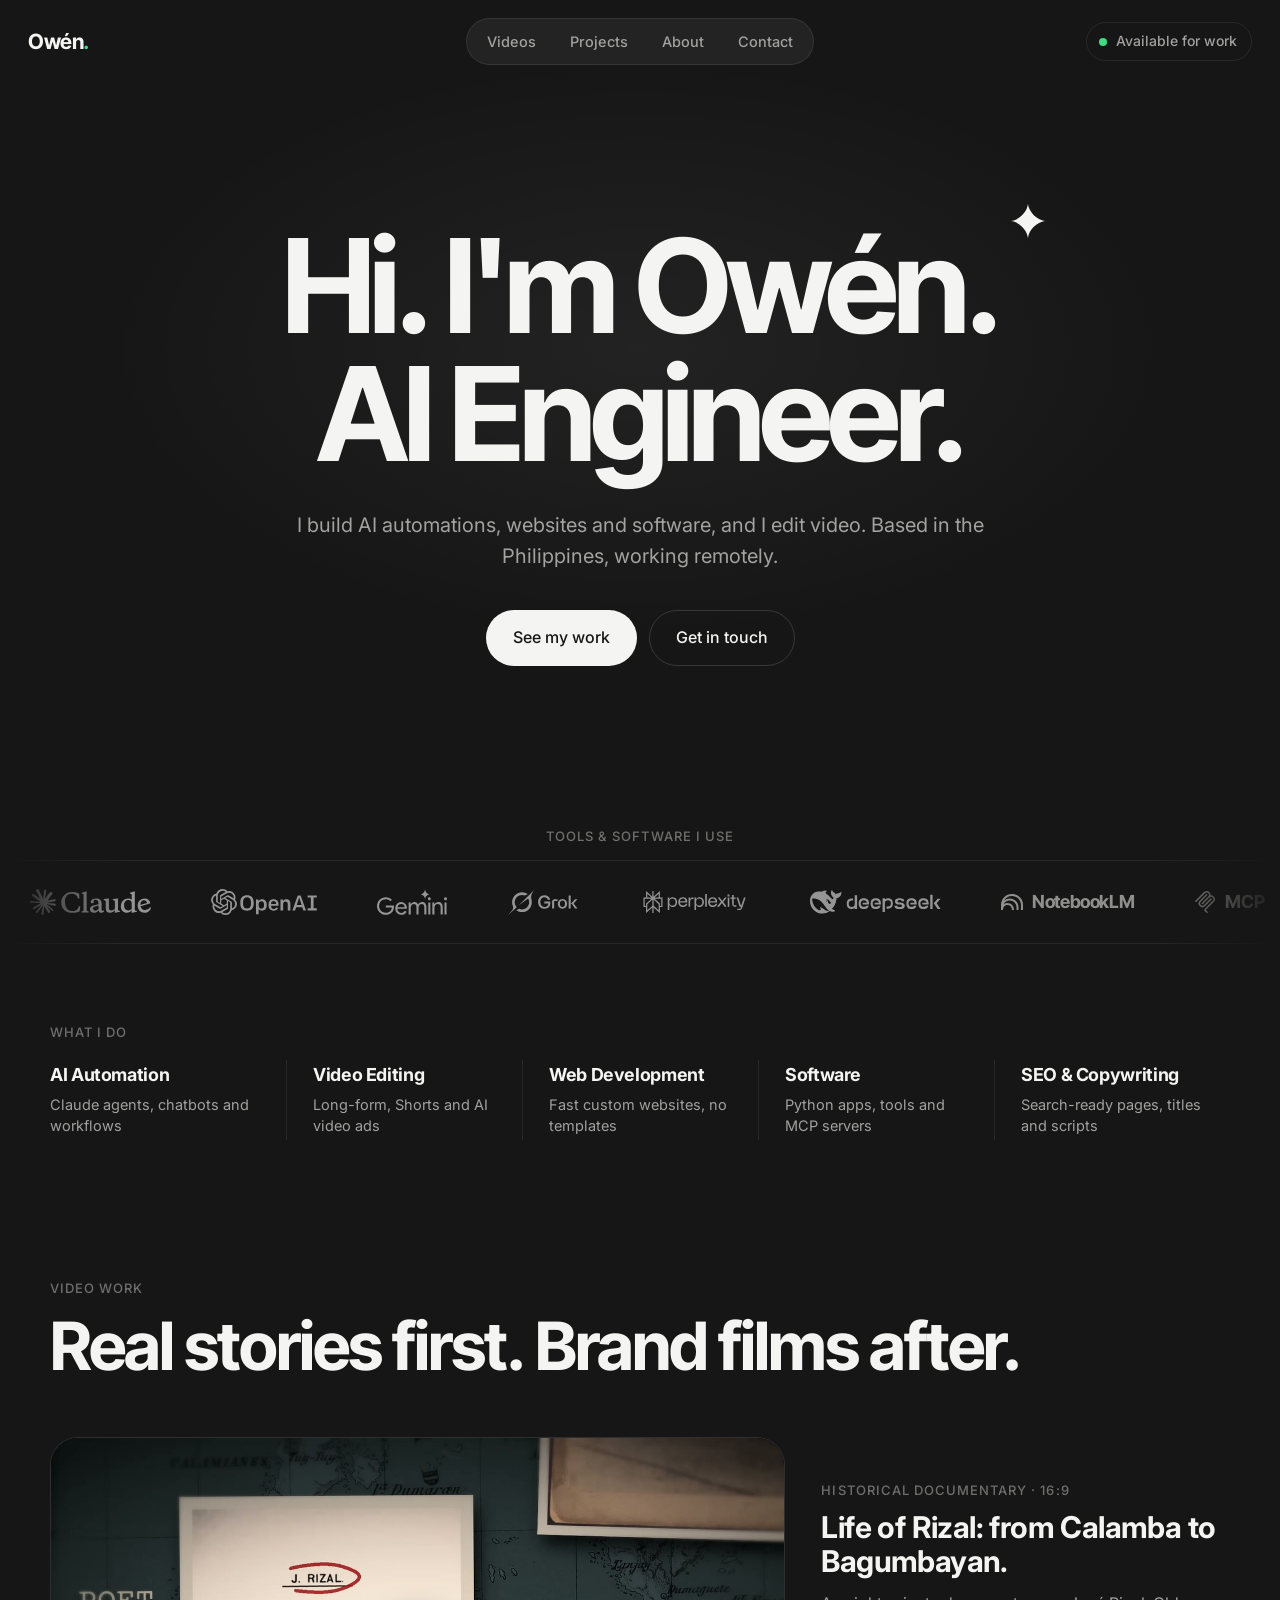
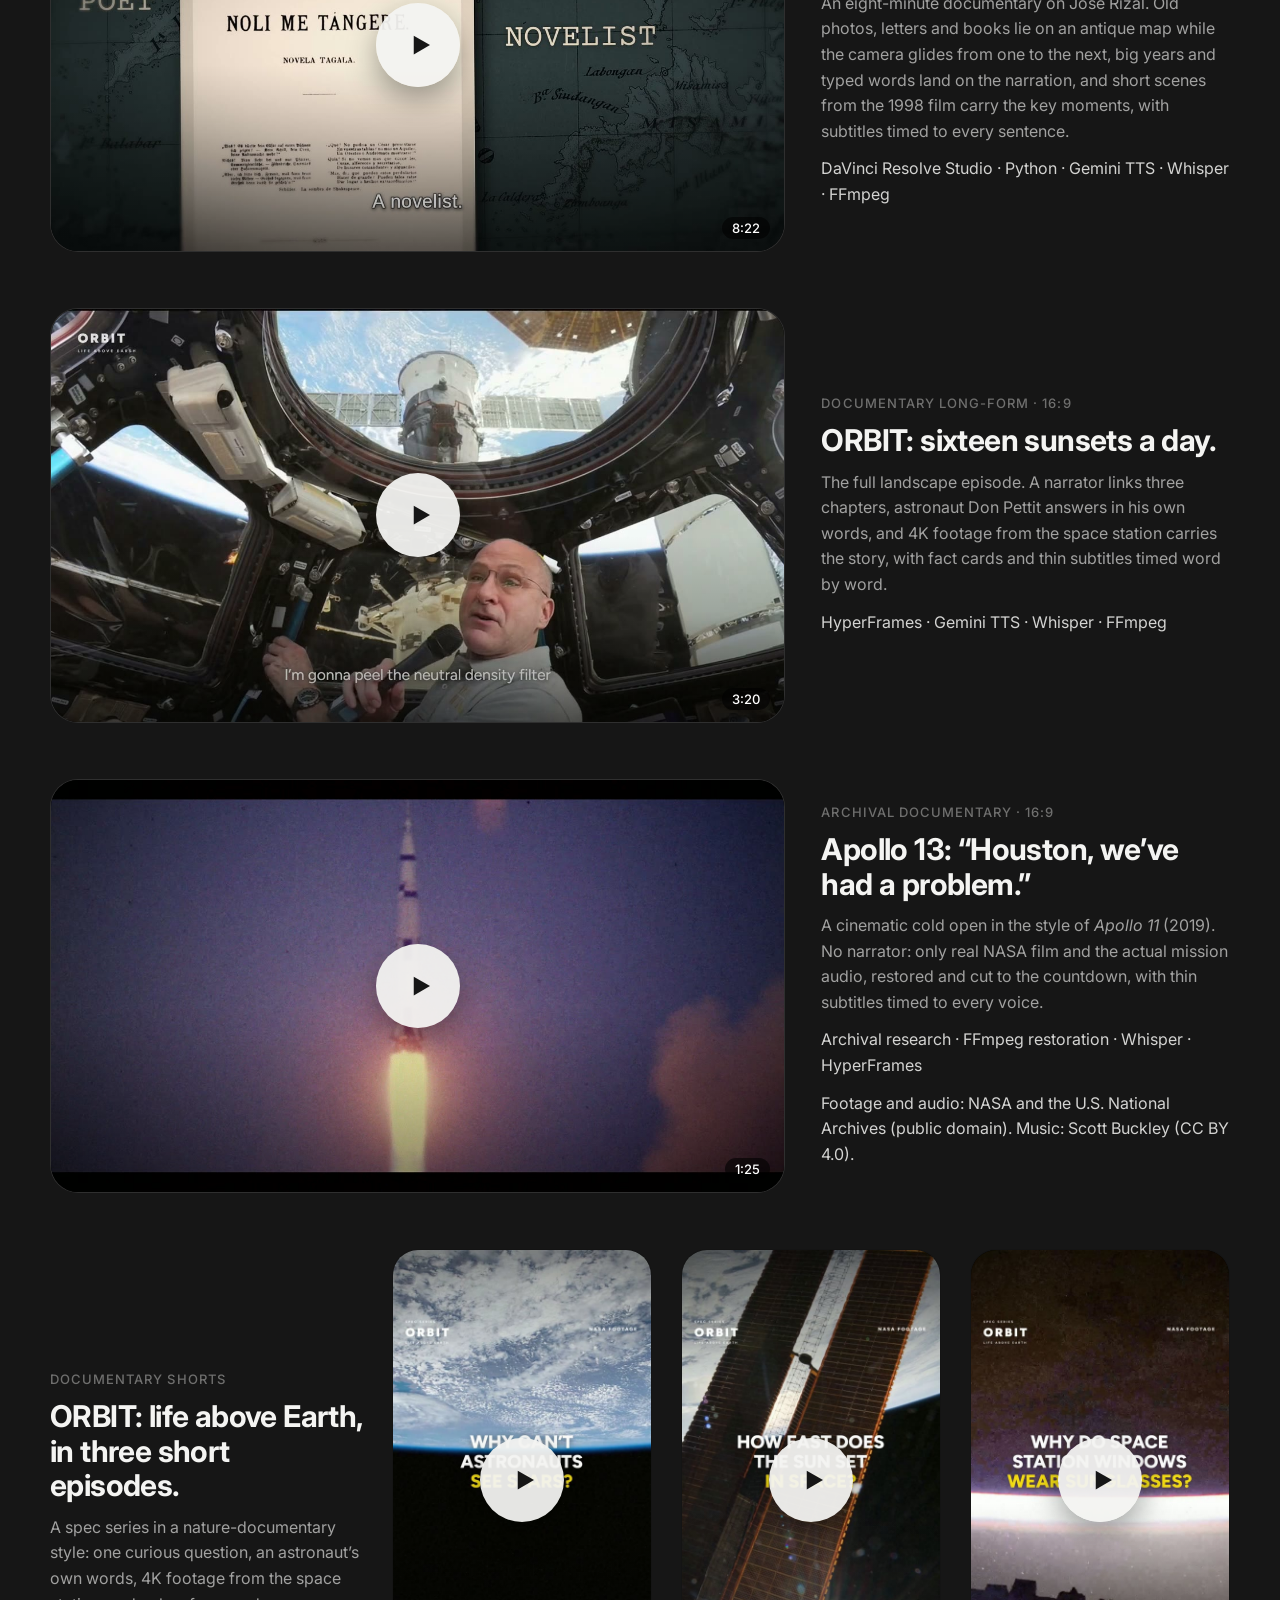
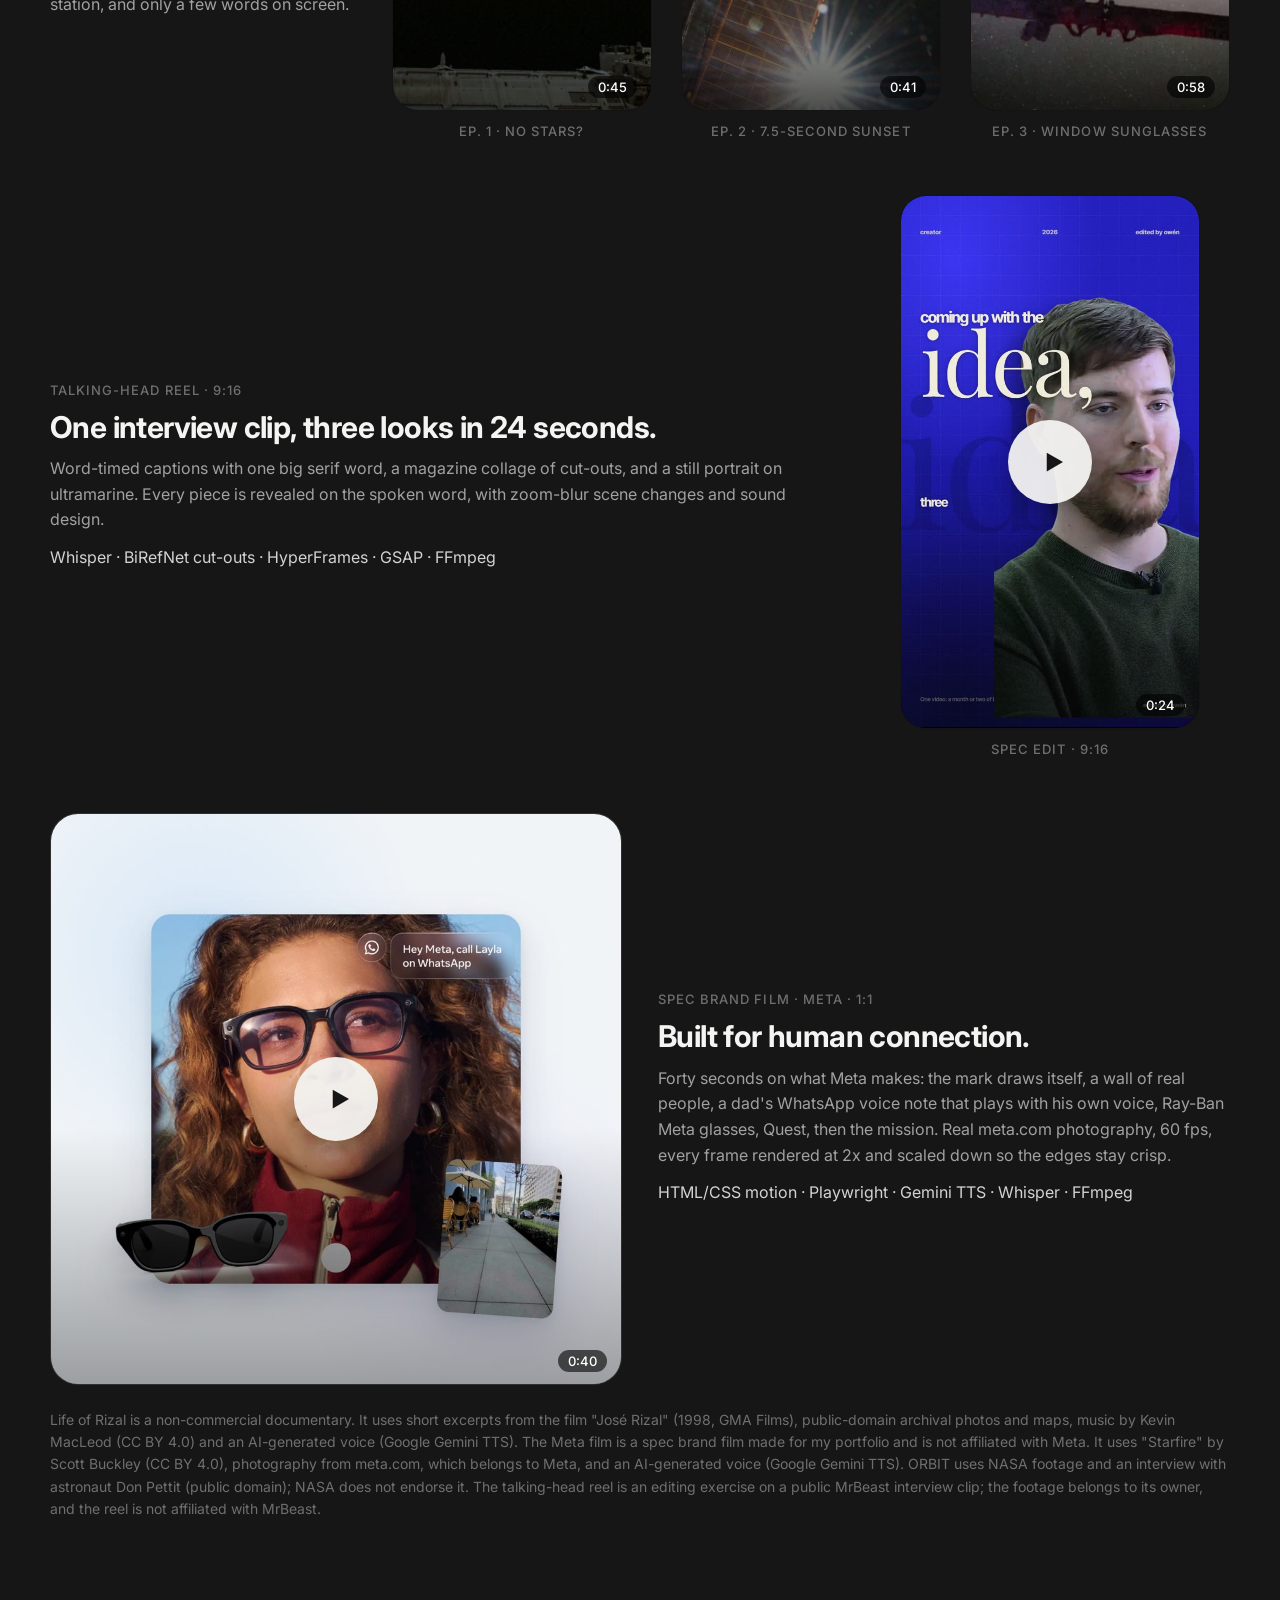
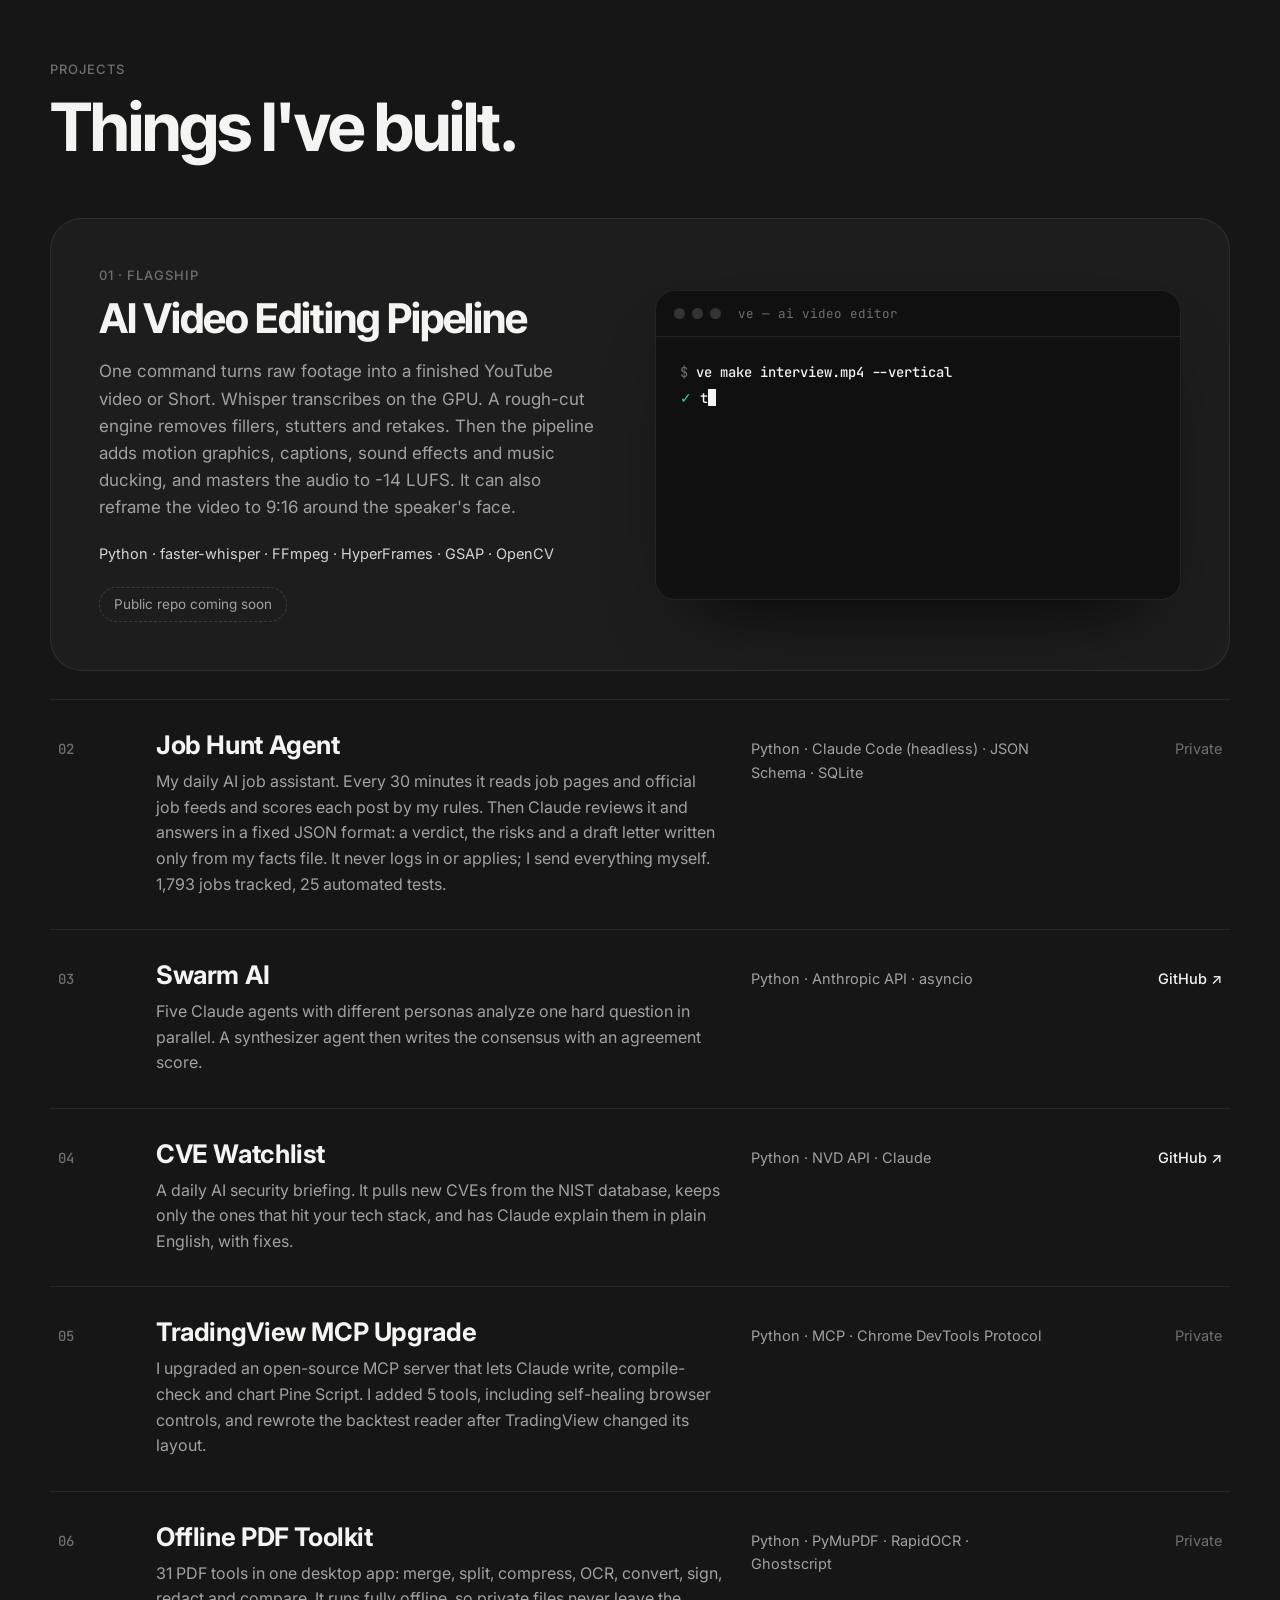
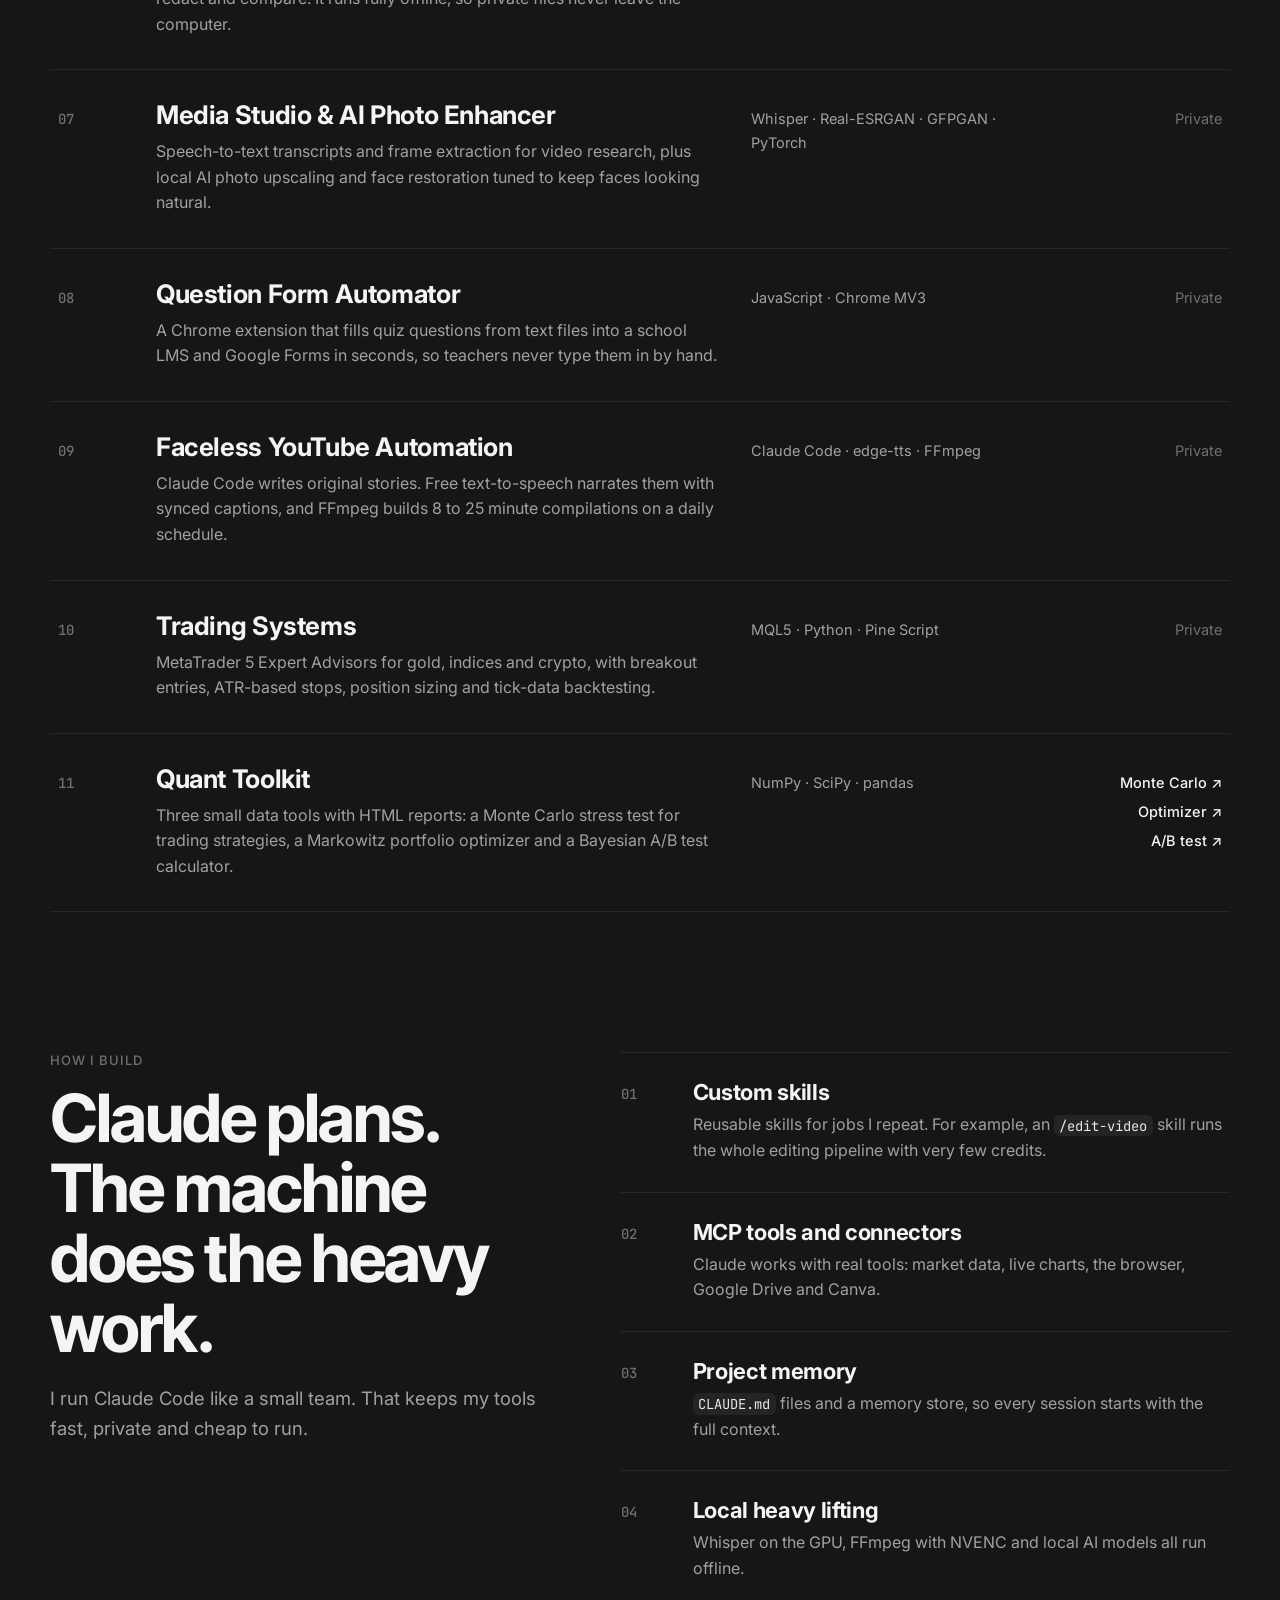
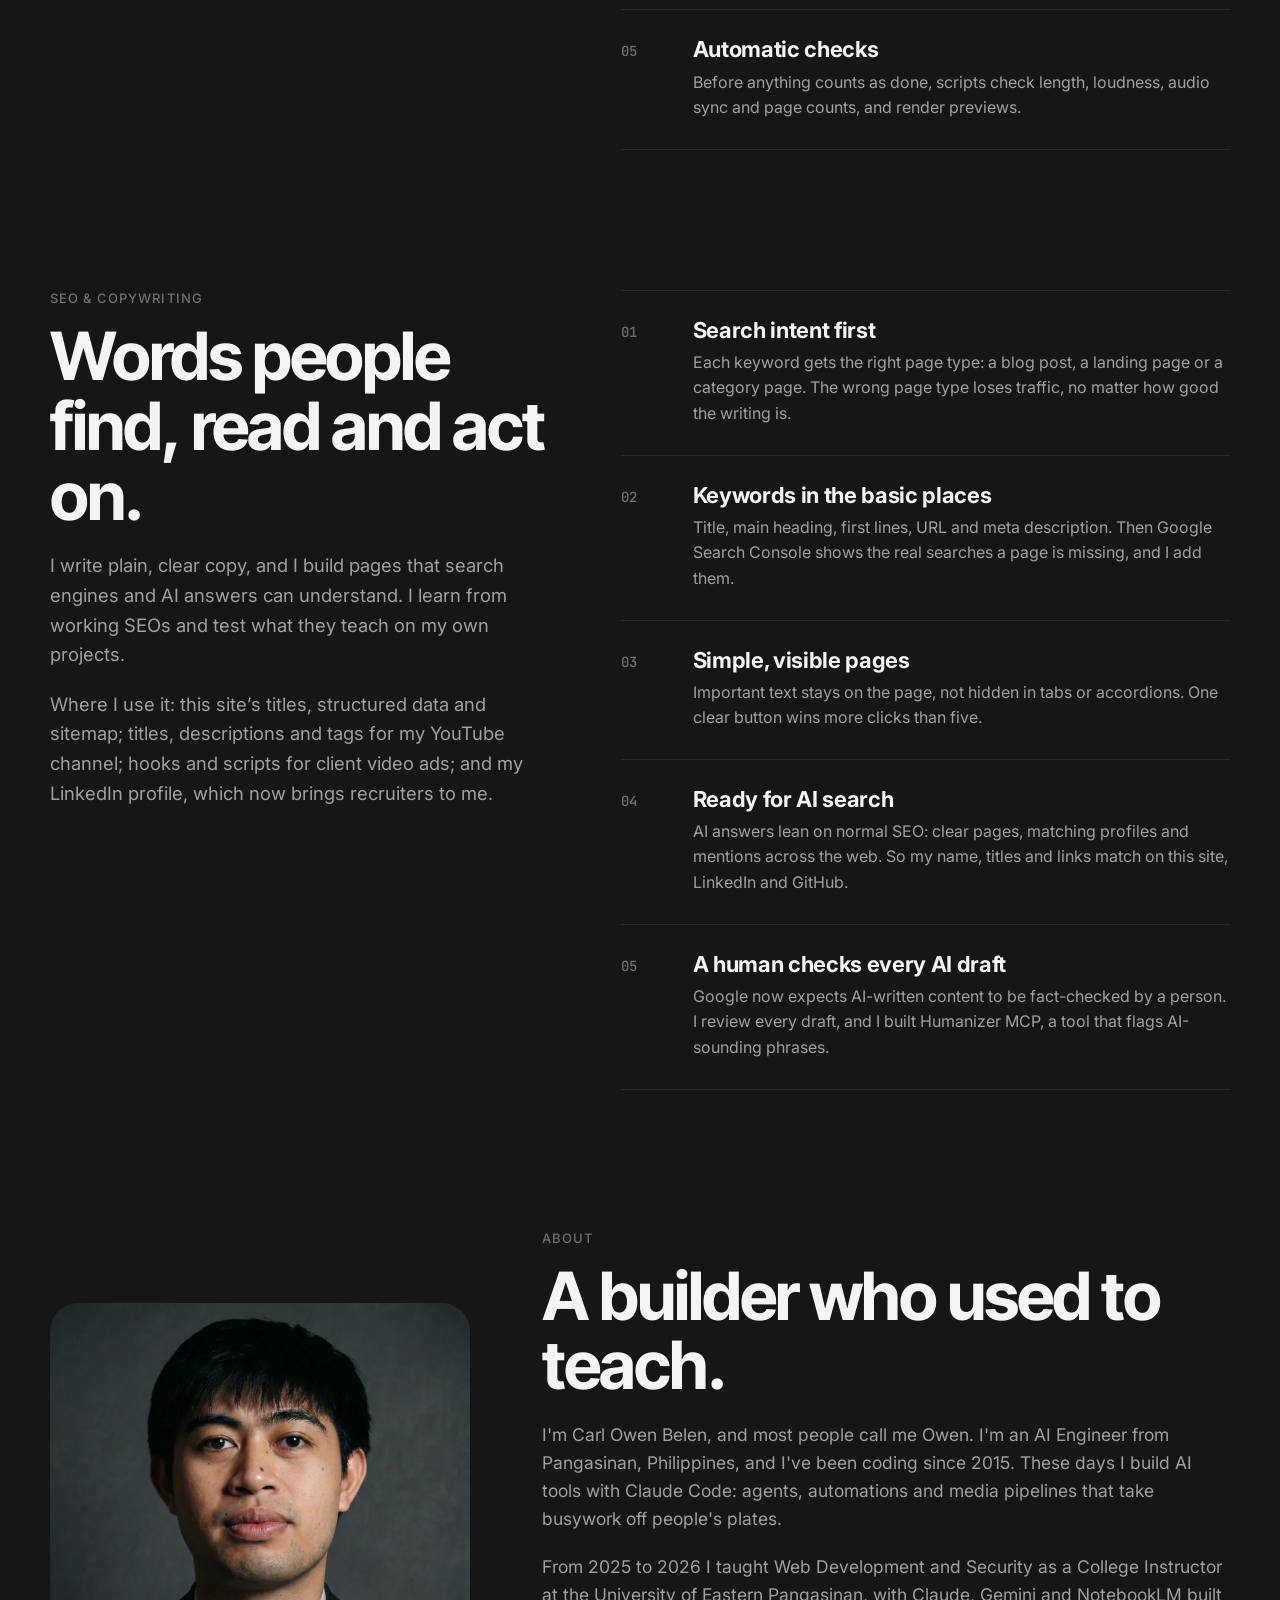
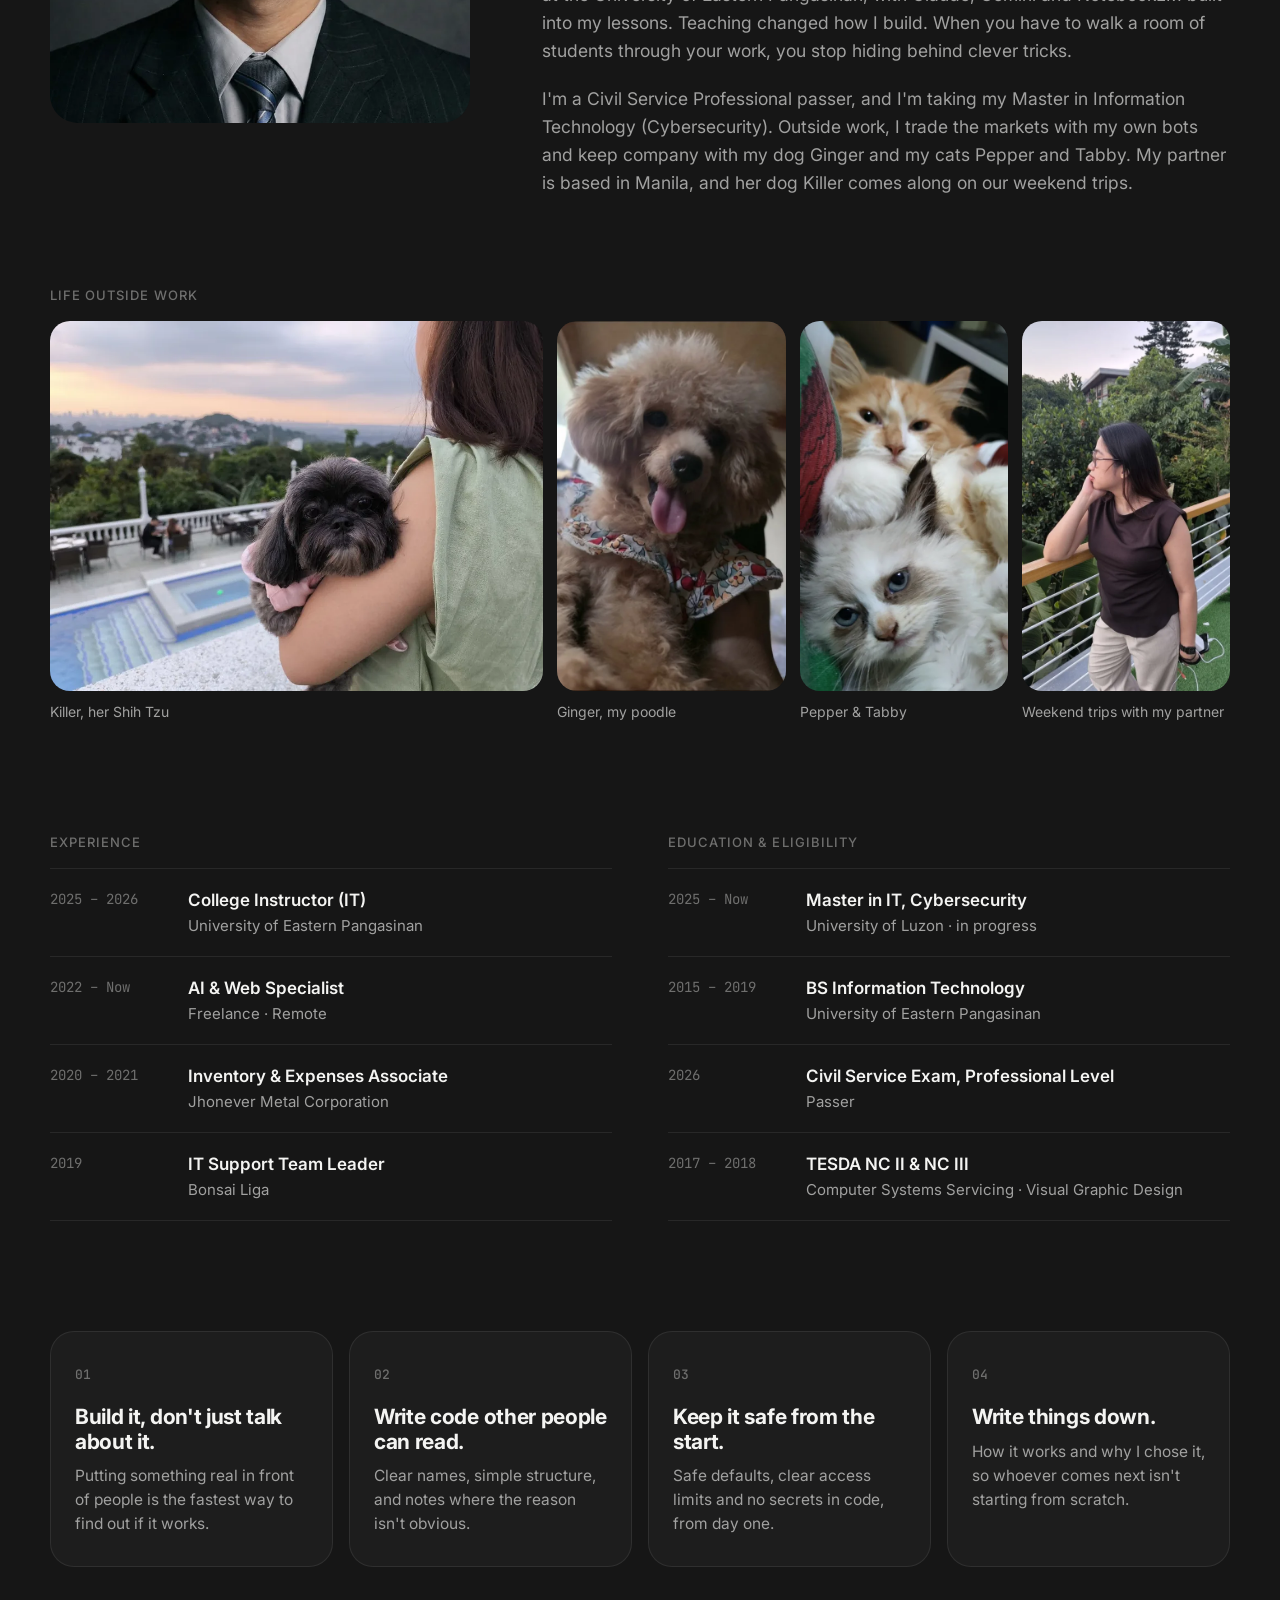
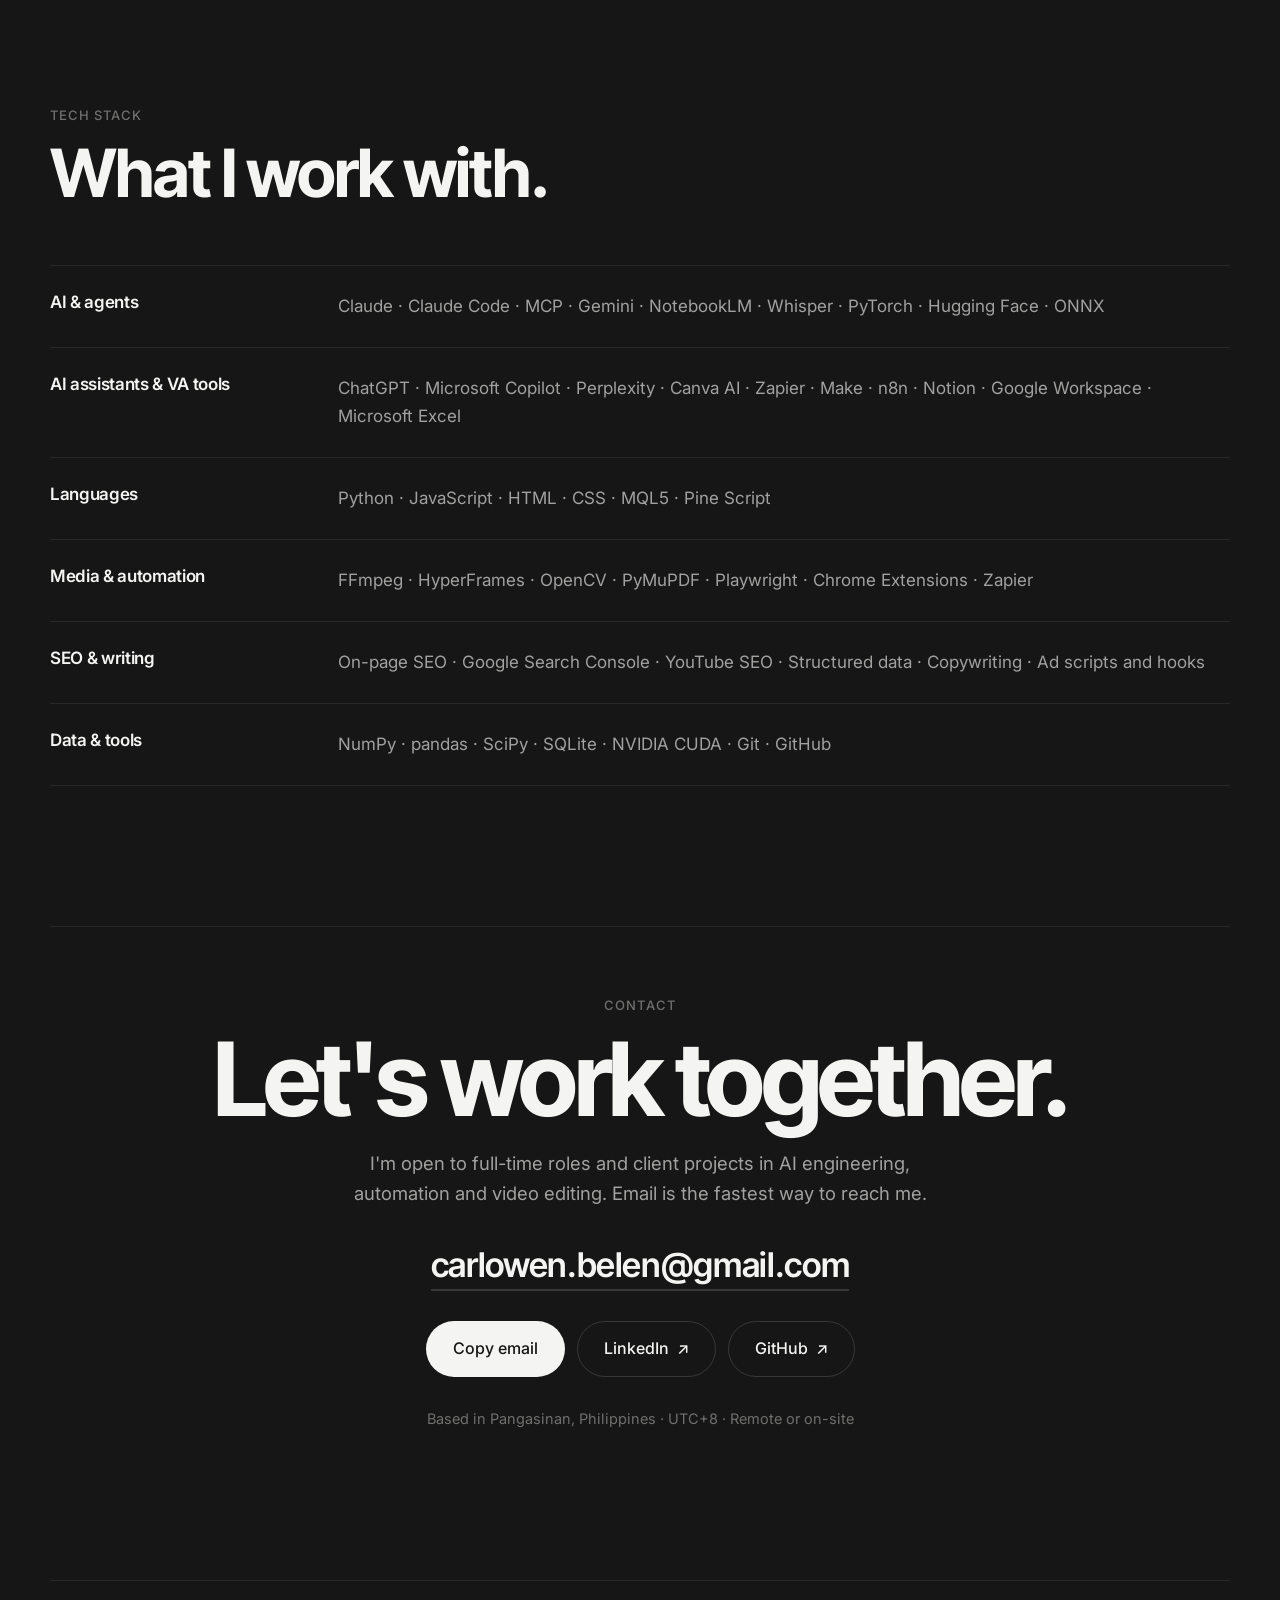
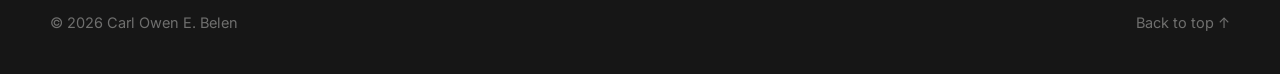
<file: index.html>
<!DOCTYPE html>
<html lang="en" class="no-js">
<head>
<meta charset="utf-8">
<meta name="viewport" content="width=device-width, initial-scale=1">
<title>Carl Owen Belen · AI Engineer &amp; AI Video Editor (Philippines)</title>
<meta name="description" content="Carl Owen Belen is an AI engineer and AI video editor from the Philippines. He builds AI agents and automations with Claude Code and MCP, and edits long-form and short-form video.">
<meta name="theme-color" content="#161616">
<link rel="canonical" href="https://carlowenbelen.github.io/">
<link rel="icon" href="favicon.svg" type="image/svg+xml">
<link rel="apple-touch-icon" href="assets/apple-touch-icon.png">

<meta property="og:type" content="website">
<meta property="og:title" content="Carl Owen Belen · AI Engineer &amp; AI Video Editor">
<meta property="og:description" content="AI engineer and AI video editor from the Philippines. I build AI agents and automations with Claude Code and MCP, and edit long-form and short-form video.">
<meta property="og:site_name" content="Carl Owen Belen">
<meta property="og:url" content="https://carlowenbelen.github.io/">
<meta property="og:image" content="https://carlowenbelen.github.io/assets/og.png">
<meta name="twitter:card" content="summary_large_image">

<!-- Helvetica Neue on Apple devices; Inter Tight / Inter as the free look-alike everywhere else -->
<link rel="preconnect" href="https://fonts.googleapis.com">
<link rel="preconnect" href="https://fonts.gstatic.com" crossorigin>
<link href="https://fonts.googleapis.com/css2?family=Inter+Tight:wght@500;600;700&family=Inter:wght@400;500;600;700&family=JetBrains+Mono:wght@400;500&display=swap" rel="stylesheet">
<link rel="stylesheet" href="style.css?v=202611010300">

<script type="application/ld+json">
{
  "@context": "https://schema.org",
  "@type": "Person",
  "name": "Carl Owen E. Belen",
  "alternateName": ["Owén", "Owen Belen", "Carl Owen Belen"],
  "jobTitle": ["AI Engineer", "AI Video Editor"],
  "url": "https://carlowenbelen.github.io/",
  "image": "https://carlowenbelen.github.io/assets/photo.jpg",
  "address": { "@type": "PostalAddress", "addressRegion": "Pangasinan", "addressCountry": "PH" },
  "sameAs": ["https://github.com/carlowenbelen", "https://www.linkedin.com/in/carlowenbelen"],
  "knowsAbout": ["AI Engineering", "AI Agents", "Claude Code", "Model Context Protocol", "Python", "Workflow Automation", "Video Editing", "Search Engine Optimization", "Copywriting", "Cybersecurity", "ChatGPT", "Google Gemini", "Zapier", "n8n", "Canva", "Virtual Assistance"]
}
</script>
</head>
<body>

<a class="skip" href="#work">Skip to content</a>

<header class="nav">
  <a class="brand" href="#top" aria-label="Owén, back to top">Owén<span>.</span></a>
  <nav class="pills" aria-label="Main">
    <a href="#reel">Videos</a>
    <a href="#work">Projects</a>
    <a href="#about">About</a>
    <a href="#contact">Contact</a>
  </nav>
  <a class="status" href="#contact"><span class="dot" aria-hidden="true"></span>Available for work</a>
</header>

<main id="top">

<!-- HERO -->
<section class="hero" id="hero">
  <h1 class="reveal" aria-label="Hi. I'm Owén. Developer, AI engineer, video editor and SEO copywriter.">
    <span class="l1" aria-hidden="true"><span class="name">Hi. I'm Owén.<svg class="star" viewBox="0 0 24 24"><path d="M12 0c.6 5.6 6.4 11.4 12 12-5.6.6-11.4 6.4-12 12-.6-5.6-6.4-11.4-12-12C5.6 11.4 11.4 5.6 12 0z"/></svg></span></span>
    <span class="rot" aria-hidden="true"><span class="w on">Developer.</span><span class="w">AI Engineer.</span><span class="w">Video Editor.</span><span class="w">SEO Copywriter.</span></span>
  </h1>
  <p class="intro reveal">I build AI automations, websites and software, and I edit video. Based in the Philippines, working remotely.</p>
  <div class="actions reveal">
    <a class="pill solid" href="#work">See my work</a>
    <a class="pill line" href="#contact">Get in touch</a>
  </div>
</section>

<p class="label strip-label">Tools &amp; software I use</p>
<div class="marquee" aria-label="Tools I use">
  <div class="track logos">
    <span class="tool"><img src="assets/logos/claude.svg" alt="Claude" width="121" height="26" style="width:121px;height:26px"></span>
    <span class="tool"><img src="assets/logos/openai.svg" alt="OpenAI" width="106" height="26" style="width:106px;height:26px"></span>
    <span class="tool"><img src="assets/logos/gemini.svg" alt="Gemini" width="70" height="26" style="width:70px;height:26px"></span>
    <span class="tool"><img src="assets/logos/grok.svg" alt="Grok" width="72" height="28" style="width:72px;height:28px"></span>
    <span class="tool"><img src="assets/logos/perplexity.svg" alt="Perplexity" width="111" height="28" style="width:111px;height:28px"></span>
    <span class="tool"><img src="assets/logos/deepseek.svg" alt="DeepSeek" width="131" height="24" style="width:131px;height:24px"></span>
    <span class="tool"><svg viewBox="0 0 24 24" aria-hidden="true"><path d="M11.999 3.201C5.372 3.201 0 8.528 0 15.101V20.8h2.212v-.568c0-2.666 2.178-4.827 4.866-4.827 2.688 0 4.866 2.16 4.866 4.827v.568h2.212v-.568c0-3.877-3.17-7.019-7.078-7.019A7.075 7.075 0 0 0 2.992 14.5a7.355 7.355 0 0 1 6.568-4.016c4.057 0 7.347 3.264 7.347 7.287V20.8h2.212V17.77c0-5.235-4.28-9.481-9.56-9.481a9.563 9.563 0 0 0-6.217 2.28A9.795 9.795 0 0 1 12 5.393c5.406 0 9.788 4.346 9.788 9.707V20.8H24V15.1c-.001-6.573-5.373-11.9-12.001-11.9Z"/></svg><b>NotebookLM</b></span>
    <span class="tool"><svg viewBox="0 0 24 24" aria-hidden="true"><path d="M13.85 0a4.16 4.16 0 0 0-2.95 1.217L1.456 10.66a.835.835 0 0 0 0 1.18.835.835 0 0 0 1.18 0l9.442-9.442a2.49 2.49 0 0 1 3.541 0 2.49 2.49 0 0 1 0 3.541L8.59 12.97l-.1.1a.835.835 0 0 0 0 1.18.835.835 0 0 0 1.18 0l.1-.098 7.03-7.034a2.49 2.49 0 0 1 3.542 0l.049.05a2.49 2.49 0 0 1 0 3.54l-8.54 8.54a1.96 1.96 0 0 0 0 2.755l1.753 1.753a.835.835 0 0 0 1.18 0 .835.835 0 0 0 0-1.18l-1.753-1.753a.266.266 0 0 1 0-.394l8.54-8.54a4.185 4.185 0 0 0 0-5.9l-.05-.05a4.16 4.16 0 0 0-2.95-1.218c-.2 0-.401.02-.6.048a4.17 4.17 0 0 0-1.17-3.552A4.16 4.16 0 0 0 13.85 0m0 3.333a.84.84 0 0 0-.59.245L6.275 10.56a4.186 4.186 0 0 0 0 5.902 4.186 4.186 0 0 0 5.902 0L19.16 9.48a.835.835 0 0 0 0-1.18.835.835 0 0 0-1.18 0l-6.985 6.984a2.49 2.49 0 0 1-3.54 0 2.49 2.49 0 0 1 0-3.54l6.983-6.985a.835.835 0 0 0 0-1.18.84.84 0 0 0-.59-.245"/></svg><b>MCP</b></span>
    <span class="tool"><svg viewBox="0 0 24 24" aria-hidden="true"><path d="M12.025 1.13c-5.77 0-10.449 4.647-10.449 10.378 0 1.112.178 2.181.503 3.185.064-.222.203-.444.416-.577a.96.96 0 0 1 .524-.15c.293 0 .584.124.84.284.278.173.48.408.71.694.226.282.458.611.684.951v-.014c.017-.324.106-.622.264-.874s.403-.487.762-.543c.3-.047.596.06.787.203s.31.313.4.467c.15.257.212.468.233.542.01.026.653 1.552 1.657 2.54.616.605 1.01 1.223 1.082 1.912.055.537-.096 1.059-.38 1.572.637.121 1.294.187 1.967.187.657 0 1.298-.063 1.921-.178-.287-.517-.44-1.041-.384-1.581.07-.69.465-1.307 1.081-1.913 1.004-.987 1.647-2.513 1.657-2.539.021-.074.083-.285.233-.542.09-.154.208-.323.4-.467a1.08 1.08 0 0 1 .787-.203c.359.056.604.29.762.543s.247.55.265.874v.015c.225-.34.457-.67.683-.952.23-.286.432-.52.71-.694.257-.16.547-.284.84-.285a.97.97 0 0 1 .524.151c.228.143.373.388.43.625l.006.04a10.3 10.3 0 0 0 .534-3.273c0-5.731-4.678-10.378-10.449-10.378M8.327 6.583a1.5 1.5 0 0 1 .713.174 1.487 1.487 0 0 1 .617 2.013c-.183.343-.762-.214-1.102-.094-.38.134-.532.914-.917.71a1.487 1.487 0 0 1 .69-2.803m7.486 0a1.487 1.487 0 0 1 .689 2.803c-.385.204-.536-.576-.916-.71-.34-.12-.92.437-1.103.094a1.487 1.487 0 0 1 .617-2.013 1.5 1.5 0 0 1 .713-.174m-10.68 1.55a.96.96 0 1 1 0 1.921.96.96 0 0 1 0-1.92m13.838 0a.96.96 0 1 1 0 1.92.96.96 0 0 1 0-1.92M8.489 11.458c.588.01 1.965 1.157 3.572 1.164 1.607-.007 2.984-1.155 3.572-1.164.196-.003.305.12.305.454 0 .886-.424 2.328-1.563 3.202-.22-.756-1.396-1.366-1.63-1.32q-.011.001-.02.006l-.044.026-.01.008-.03.024q-.018.017-.035.036l-.032.04a1 1 0 0 0-.058.09l-.014.025q-.049.088-.11.19a1 1 0 0 1-.083.116 1.2 1.2 0 0 1-.173.18q-.035.029-.075.058a1.3 1.3 0 0 1-.251-.243 1 1 0 0 1-.076-.107c-.124-.193-.177-.363-.337-.444-.034-.016-.104-.008-.2.022q-.094.03-.216.087-.06.028-.125.063l-.13.074q-.067.04-.136.086a3 3 0 0 0-.135.096 3 3 0 0 0-.26.219 2 2 0 0 0-.12.121 2 2 0 0 0-.106.128l-.002.002a2 2 0 0 0-.09.132l-.001.001a1.2 1.2 0 0 0-.105.212q-.013.036-.024.073c-1.139-.875-1.563-2.317-1.563-3.203 0-.334.109-.457.305-.454m.836 10.354c.824-1.19.766-2.082-.365-3.194-1.13-1.112-1.789-2.738-1.789-2.738s-.246-.945-.806-.858-.97 1.499.202 2.362c1.173.864-.233 1.45-.685.64-.45-.812-1.683-2.896-2.322-3.295s-1.089-.175-.938.647 2.822 2.813 2.562 3.244-1.176-.506-1.176-.506-2.866-2.567-3.49-1.898.473 1.23 2.037 2.16c1.564.932 1.686 1.178 1.464 1.53s-3.675-2.511-4-1.297c-.323 1.214 3.524 1.567 3.287 2.405-.238.839-2.71-1.587-3.216-.642-.506.946 3.49 2.056 3.522 2.064 1.29.33 4.568 1.028 5.713-.624m5.349 0c-.824-1.19-.766-2.082.365-3.194 1.13-1.112 1.789-2.738 1.789-2.738s.246-.945.806-.858.97 1.499-.202 2.362c-1.173.864.233 1.45.685.64.451-.812 1.683-2.896 2.322-3.295s1.089-.175.938.647-2.822 2.813-2.562 3.244 1.176-.506 1.176-.506 2.866-2.567 3.49-1.898-.473 1.23-2.037 2.16c-1.564.932-1.686 1.178-1.464 1.53s3.675-2.511 4-1.297c.323 1.214-3.524 1.567-3.287 2.405.238.839 2.71-1.587 3.216-.642.506.946-3.49 2.056-3.522 2.064-1.29.33-4.568 1.028-5.713-.624"/></svg><b>Hugging Face</b></span>
    <span class="tool"><svg viewBox="0 0 24 24" aria-hidden="true"><path d="M14.25.18l.9.2.73.26.59.3.45.32.34.34.25.34.16.33.1.3.04.26.02.2-.01.13V8.5l-.05.63-.13.55-.21.46-.26.38-.3.31-.33.25-.35.19-.35.14-.33.1-.3.07-.26.04-.21.02H8.77l-.69.05-.59.14-.5.22-.41.27-.33.32-.27.35-.2.36-.15.37-.1.35-.07.32-.04.27-.02.21v3.06H3.17l-.21-.03-.28-.07-.32-.12-.35-.18-.36-.26-.36-.36-.35-.46-.32-.59-.28-.73-.21-.88-.14-1.05-.05-1.23.06-1.22.16-1.04.24-.87.32-.71.36-.57.4-.44.42-.33.42-.24.4-.16.36-.1.32-.05.24-.01h.16l.06.01h8.16v-.83H6.18l-.01-2.75-.02-.37.05-.34.11-.31.17-.28.25-.26.31-.23.38-.2.44-.18.51-.15.58-.12.64-.1.71-.06.77-.04.84-.02 1.27.05zm-6.3 1.98l-.23.33-.08.41.08.41.23.34.33.22.41.09.41-.09.33-.22.23-.34.08-.41-.08-.41-.23-.33-.33-.22-.41-.09-.41.09zm13.09 3.95l.28.06.32.12.35.18.36.27.36.35.35.47.32.59.28.73.21.88.14 1.04.05 1.23-.06 1.23-.16 1.04-.24.86-.32.71-.36.57-.4.45-.42.33-.42.24-.4.16-.36.09-.32.05-.24.02-.16-.01h-8.22v.82h5.84l.01 2.76.02.36-.05.34-.11.31-.17.29-.25.25-.31.24-.38.2-.44.17-.51.15-.58.13-.64.09-.71.07-.77.04-.84.01-1.27-.04-1.07-.14-.9-.2-.73-.25-.59-.3-.45-.33-.34-.34-.25-.34-.16-.33-.1-.3-.04-.25-.02-.2.01-.13v-5.34l.05-.64.13-.54.21-.46.26-.38.3-.32.33-.24.35-.2.35-.14.33-.1.3-.06.26-.04.21-.02.13-.01h5.84l.69-.05.59-.14.5-.21.41-.28.33-.32.27-.35.2-.36.15-.36.1-.35.07-.32.04-.28.02-.21V6.07h2.09l.14.01zm-6.47 14.25l-.23.33-.08.41.08.41.23.33.33.23.41.08.41-.08.33-.23.23-.33.08-.41-.08-.41-.23-.33-.33-.23-.41-.08-.41.08z"/></svg><b>Python</b></span>
    <span class="tool"><img src="assets/logos/pytorch.svg" alt="PyTorch" width="97" height="24" style="width:97px;height:24px"></span>
    <span class="tool"><svg viewBox="0 0 24 24" aria-hidden="true"><path d="M11.8992.8525C8.735.8525 6.17 3.4175 6.17 6.5817c0 2.102 1.1321 3.9398 2.8198 4.9366l1.6412-2.7849c.0411-.0699.0176-.1593-.0495-.2048-.6233-.4227-1.0328-1.137-1.0328-1.947 0-1.298 1.0524-2.3504 2.3505-2.3504 1.2981 0 2.3505 1.0524 2.3505 2.3505 0 .8098-.4095 1.5242-1.0328 1.947-.0671.0454-.0907.1348-.0495.2047l1.6414 2.785c1.6878-.9969 2.8199-2.8346 2.8199-4.9367 0-3.1642-2.5653-5.7292-5.7295-5.7292zm-6.17 10.8366C2.565 11.6891 0 14.2541 0 17.4183c0 3.1642 2.565 5.7292 5.7292 5.7292 3.1798 0 5.8074-2.6995 5.7275-5.8762H8.2313c-.0847 0-.1513.0717-.1519.1564-.0082 1.266-1.0644 2.3411-2.3502 2.3411-1.2981 0-2.3505-1.0524-2.3505-2.3505 0-1.2982 1.0524-2.3505 2.3505-2.3505.34 0 .663.0724.9547.2022.0713.0318.1566.0077.1962-.0595l1.6464-2.7935c-.8273-.4636-1.7815-.7279-2.7973-.7279zm15.4424.7614l-1.6366 2.7878c-.041.07-.0172.1594.05.2048.624.4217 1.0348 1.1354 1.0363 1.9452.0022 1.298-1.0483 2.352-2.3465 2.3542-1.298.0023-2.3523-1.0482-2.3545-2.3462-.0015-.8098.4068-1.5248 1.0294-1.9486.067-.0457.0905-.1353.0492-.2051l-1.6464-2.7818c-1.6859.9998-2.8146 2.8394-2.811 4.9415.0056 3.1641 2.575 5.7248 5.7393 5.7192 3.1641-.0054 5.7246-2.575 5.7192-5.7392-.0037-2.1022-1.139-3.938-2.8284-4.9318z"/></svg><b>OpenCV</b></span>
    <span class="tool"><img src="assets/logos/ffmpeg.svg" alt="FFmpeg" width="89" height="24" style="width:89px;height:24px"></span>
    <span class="tool"><i class="tile" aria-hidden="true">HF</i><b>HyperFrames</b></span>
    <span class="tool"><i class="tile" aria-hidden="true">Pr</i><b>Premiere Pro</b></span>
    <span class="tool"><i class="tile" aria-hidden="true">Ae</i><b>After Effects</b></span>
    <span class="tool"><i class="tile" aria-hidden="true">Ps</i><b>Photoshop</b></span>
    <span class="tool"><i class="tile" aria-hidden="true">Ai</i><b>Illustrator</b></span>
    <span class="tool"><svg viewBox="0 0 24 24" aria-hidden="true"><path d="M17.621 0 5.977.004c-1.37 0-2.756.345-3.762 1.11a4.925 4.925 0 0 0-1.61 2.003C.233 3.93 0 5.02 0 5.951l.012 12.2c.002 1.604.479 3.057 1.461 4.112.984 1.056 2.462 1.683 4.331 1.691L16.856 24c1.26.005 3.095-.036 4.303-.714 1.075-.605 2.025-1.556 2.497-2.984.278-.84.345-2.084.344-3.147l-.021-11.13c-.002-.888-.15-2.023-.547-2.934-.425-.976-1.181-1.815-2.322-2.425C20.353.26 19.123 0 17.622 0zm0 .93c1.378 0 2.538.295 3.04.565.977.523 1.544 1.166 1.889 1.96.315.721.47 1.793.473 2.572l.018 11.13c.002 1.013-.097 2.257-.298 2.86-.396 1.202-1.146 1.946-2.063 2.462-.814.457-2.612.593-3.82.588l-11.05-.044c-1.657-.007-2.832-.534-3.626-1.386-.792-.851-1.212-2.06-1.212-3.485L.999 5.95c0-.829.196-1.827.474-2.437.345-.757.75-1.207 1.365-1.674C3.585 1.27 4.868.97 6.08.97zm-5.66 3.423c-1.976.089-3.204 1.658-3.214 3.29.019 1.443 1.635 3.481 2.884 4.53.12.099.154.109.33.18.062.025.198-.047.327-.135.36-.245.993-.947 1.648-1.738a7.67 7.67 0 0 0 1.031-1.683c.409-.89.261-1.599.235-1.888a3.983 3.983 0 0 0-.99-1.692 3.36 3.36 0 0 0-2.251-.864zm4.172 7.922a10.185 10.185 0 0 0-3.244.61c-.15.058-.26.1-.374.17-.057.036-.11.135-.105.292.017.433.29 1.278.624 2.27.384 1.135 1.066 2.27 1.844 2.74a3.23 3.23 0 0 0 2.53.342c.832-.243 1.595-.868 1.962-1.546.986-1.818.19-3.548-1.121-4.417-.447-.296-1.133-.445-1.89-.46-.074 0-.15-.002-.226-.001zm-8.432.038a6.201 6.201 0 0 0-.752.047c-.596.078-.932.273-1.29.51a3.177 3.177 0 0 0-1.365 1.979c-.075.552-.086 1.053.033 1.507.433 1.389 1.326 2.222 2.847 2.452.636.028 1.37-.063 1.99-.45 1.269-.782 2.08-3.17 2.412-4.742.053-.176.035-.357-.013-.42-.005-.067-.044-.113-.19-.183-.398-.192-1.32-.417-2.375-.6a7.68 7.68 0 0 0-1.297-.1z"/></svg><b>DaVinci Resolve Studio</b></span>
    <span class="tool"><i class="tile" aria-hidden="true">Ca</i><b>Canva</b></span>
    <span class="tool"><img src="assets/logos/zapier.svg" alt="Zapier" width="88" height="24" style="width:88px;height:24px"></span>
    <span class="tool"><svg viewBox="0 0 24 24" aria-hidden="true"><path d="M13.38 3.498c-.27 0-.511.19-.566.465L9.85 18.986a.578.578 0 0 0 .453.678l4.095.826a.58.58 0 0 0 .682-.455l2.963-15.021a.578.578 0 0 0-.453-.678l-4.096-.826a.589.589 0 0 0-.113-.012zm-5.876.098a.576.576 0 0 0-.516.318L.062 17.697a.575.575 0 0 0 .256.774l3.733 1.877a.578.578 0 0 0 .775-.258l6.926-13.781a.577.577 0 0 0-.256-.776L7.762 3.658a.571.571 0 0 0-.258-.062zm11.74.115a.576.576 0 0 0-.576.576v15.426c0 .318.258.578.576.578h4.178a.58.58 0 0 0 .578-.578V4.287a.578.578 0 0 0-.578-.576Z"/></svg><b>Make</b></span>
    <span class="tool"><img src="assets/logos/n8n.svg" alt="n8n" width="80" height="22" style="width:80px;height:22px"></span>
    <span class="tool"><svg viewBox="0 0 24 24" aria-hidden="true"><path d="M4.459 4.208c.746.606 1.026.56 2.428.466l13.215-.793c.28 0 .047-.28-.046-.326L17.86 1.968c-.42-.326-.981-.7-2.055-.607L3.01 2.295c-.466.046-.56.28-.374.466zm.793 3.08v13.904c0 .747.373 1.027 1.214.98l14.523-.84c.841-.046.935-.56.935-1.167V6.354c0-.606-.233-.933-.748-.887l-15.177.887c-.56.047-.747.327-.747.933zm14.337.745c.093.42 0 .84-.42.888l-.7.14v10.264c-.608.327-1.168.514-1.635.514-.748 0-.935-.234-1.495-.933l-4.577-7.186v6.952L12.21 19s0 .84-1.168.84l-3.222.186c-.093-.186 0-.653.327-.746l.84-.233V9.854L7.822 9.76c-.094-.42.14-1.026.793-1.073l3.456-.233 4.764 7.279v-6.44l-1.215-.139c-.093-.514.28-.887.747-.933zM1.936 1.035l13.31-.98c1.634-.14 2.055-.047 3.082.7l4.249 2.986c.7.513.934.653.934 1.213v16.378c0 1.026-.373 1.634-1.68 1.726l-15.458.934c-.98.047-1.448-.093-1.962-.747l-3.129-4.06c-.56-.747-.793-1.306-.793-1.96V2.667c0-.839.374-1.54 1.447-1.632z"/></svg><b>Notion</b></span>
    <span class="tool"><img src="assets/logos/github.svg" alt="GitHub" width="74" height="20" style="width:74px;height:20px"></span>
    <span class="tool"><img src="assets/logos/nvidia.svg" alt="NVIDIA" width="109" height="20" style="width:109px;height:20px"></span>
    <span class="tool" aria-hidden="true"><img src="assets/logos/claude.svg" alt="Claude" width="121" height="26" style="width:121px;height:26px"></span>
    <span class="tool" aria-hidden="true"><img src="assets/logos/openai.svg" alt="OpenAI" width="106" height="26" style="width:106px;height:26px"></span>
    <span class="tool" aria-hidden="true"><img src="assets/logos/gemini.svg" alt="Gemini" width="70" height="26" style="width:70px;height:26px"></span>
    <span class="tool" aria-hidden="true"><img src="assets/logos/grok.svg" alt="Grok" width="72" height="28" style="width:72px;height:28px"></span>
    <span class="tool" aria-hidden="true"><img src="assets/logos/perplexity.svg" alt="Perplexity" width="111" height="28" style="width:111px;height:28px"></span>
    <span class="tool" aria-hidden="true"><img src="assets/logos/deepseek.svg" alt="DeepSeek" width="131" height="24" style="width:131px;height:24px"></span>
    <span class="tool" aria-hidden="true"><svg viewBox="0 0 24 24" aria-hidden="true"><path d="M11.999 3.201C5.372 3.201 0 8.528 0 15.101V20.8h2.212v-.568c0-2.666 2.178-4.827 4.866-4.827 2.688 0 4.866 2.16 4.866 4.827v.568h2.212v-.568c0-3.877-3.17-7.019-7.078-7.019A7.075 7.075 0 0 0 2.992 14.5a7.355 7.355 0 0 1 6.568-4.016c4.057 0 7.347 3.264 7.347 7.287V20.8h2.212V17.77c0-5.235-4.28-9.481-9.56-9.481a9.563 9.563 0 0 0-6.217 2.28A9.795 9.795 0 0 1 12 5.393c5.406 0 9.788 4.346 9.788 9.707V20.8H24V15.1c-.001-6.573-5.373-11.9-12.001-11.9Z"/></svg><b>NotebookLM</b></span>
    <span class="tool" aria-hidden="true"><svg viewBox="0 0 24 24" aria-hidden="true"><path d="M13.85 0a4.16 4.16 0 0 0-2.95 1.217L1.456 10.66a.835.835 0 0 0 0 1.18.835.835 0 0 0 1.18 0l9.442-9.442a2.49 2.49 0 0 1 3.541 0 2.49 2.49 0 0 1 0 3.541L8.59 12.97l-.1.1a.835.835 0 0 0 0 1.18.835.835 0 0 0 1.18 0l.1-.098 7.03-7.034a2.49 2.49 0 0 1 3.542 0l.049.05a2.49 2.49 0 0 1 0 3.54l-8.54 8.54a1.96 1.96 0 0 0 0 2.755l1.753 1.753a.835.835 0 0 0 1.18 0 .835.835 0 0 0 0-1.18l-1.753-1.753a.266.266 0 0 1 0-.394l8.54-8.54a4.185 4.185 0 0 0 0-5.9l-.05-.05a4.16 4.16 0 0 0-2.95-1.218c-.2 0-.401.02-.6.048a4.17 4.17 0 0 0-1.17-3.552A4.16 4.16 0 0 0 13.85 0m0 3.333a.84.84 0 0 0-.59.245L6.275 10.56a4.186 4.186 0 0 0 0 5.902 4.186 4.186 0 0 0 5.902 0L19.16 9.48a.835.835 0 0 0 0-1.18.835.835 0 0 0-1.18 0l-6.985 6.984a2.49 2.49 0 0 1-3.54 0 2.49 2.49 0 0 1 0-3.54l6.983-6.985a.835.835 0 0 0 0-1.18.84.84 0 0 0-.59-.245"/></svg><b>MCP</b></span>
    <span class="tool" aria-hidden="true"><svg viewBox="0 0 24 24" aria-hidden="true"><path d="M12.025 1.13c-5.77 0-10.449 4.647-10.449 10.378 0 1.112.178 2.181.503 3.185.064-.222.203-.444.416-.577a.96.96 0 0 1 .524-.15c.293 0 .584.124.84.284.278.173.48.408.71.694.226.282.458.611.684.951v-.014c.017-.324.106-.622.264-.874s.403-.487.762-.543c.3-.047.596.06.787.203s.31.313.4.467c.15.257.212.468.233.542.01.026.653 1.552 1.657 2.54.616.605 1.01 1.223 1.082 1.912.055.537-.096 1.059-.38 1.572.637.121 1.294.187 1.967.187.657 0 1.298-.063 1.921-.178-.287-.517-.44-1.041-.384-1.581.07-.69.465-1.307 1.081-1.913 1.004-.987 1.647-2.513 1.657-2.539.021-.074.083-.285.233-.542.09-.154.208-.323.4-.467a1.08 1.08 0 0 1 .787-.203c.359.056.604.29.762.543s.247.55.265.874v.015c.225-.34.457-.67.683-.952.23-.286.432-.52.71-.694.257-.16.547-.284.84-.285a.97.97 0 0 1 .524.151c.228.143.373.388.43.625l.006.04a10.3 10.3 0 0 0 .534-3.273c0-5.731-4.678-10.378-10.449-10.378M8.327 6.583a1.5 1.5 0 0 1 .713.174 1.487 1.487 0 0 1 .617 2.013c-.183.343-.762-.214-1.102-.094-.38.134-.532.914-.917.71a1.487 1.487 0 0 1 .69-2.803m7.486 0a1.487 1.487 0 0 1 .689 2.803c-.385.204-.536-.576-.916-.71-.34-.12-.92.437-1.103.094a1.487 1.487 0 0 1 .617-2.013 1.5 1.5 0 0 1 .713-.174m-10.68 1.55a.96.96 0 1 1 0 1.921.96.96 0 0 1 0-1.92m13.838 0a.96.96 0 1 1 0 1.92.96.96 0 0 1 0-1.92M8.489 11.458c.588.01 1.965 1.157 3.572 1.164 1.607-.007 2.984-1.155 3.572-1.164.196-.003.305.12.305.454 0 .886-.424 2.328-1.563 3.202-.22-.756-1.396-1.366-1.63-1.32q-.011.001-.02.006l-.044.026-.01.008-.03.024q-.018.017-.035.036l-.032.04a1 1 0 0 0-.058.09l-.014.025q-.049.088-.11.19a1 1 0 0 1-.083.116 1.2 1.2 0 0 1-.173.18q-.035.029-.075.058a1.3 1.3 0 0 1-.251-.243 1 1 0 0 1-.076-.107c-.124-.193-.177-.363-.337-.444-.034-.016-.104-.008-.2.022q-.094.03-.216.087-.06.028-.125.063l-.13.074q-.067.04-.136.086a3 3 0 0 0-.135.096 3 3 0 0 0-.26.219 2 2 0 0 0-.12.121 2 2 0 0 0-.106.128l-.002.002a2 2 0 0 0-.09.132l-.001.001a1.2 1.2 0 0 0-.105.212q-.013.036-.024.073c-1.139-.875-1.563-2.317-1.563-3.203 0-.334.109-.457.305-.454m.836 10.354c.824-1.19.766-2.082-.365-3.194-1.13-1.112-1.789-2.738-1.789-2.738s-.246-.945-.806-.858-.97 1.499.202 2.362c1.173.864-.233 1.45-.685.64-.45-.812-1.683-2.896-2.322-3.295s-1.089-.175-.938.647 2.822 2.813 2.562 3.244-1.176-.506-1.176-.506-2.866-2.567-3.49-1.898.473 1.23 2.037 2.16c1.564.932 1.686 1.178 1.464 1.53s-3.675-2.511-4-1.297c-.323 1.214 3.524 1.567 3.287 2.405-.238.839-2.71-1.587-3.216-.642-.506.946 3.49 2.056 3.522 2.064 1.29.33 4.568 1.028 5.713-.624m5.349 0c-.824-1.19-.766-2.082.365-3.194 1.13-1.112 1.789-2.738 1.789-2.738s.246-.945.806-.858.97 1.499-.202 2.362c-1.173.864.233 1.45.685.64.451-.812 1.683-2.896 2.322-3.295s1.089-.175.938.647-2.822 2.813-2.562 3.244 1.176-.506 1.176-.506 2.866-2.567 3.49-1.898-.473 1.23-2.037 2.16c-1.564.932-1.686 1.178-1.464 1.53s3.675-2.511 4-1.297c.323 1.214-3.524 1.567-3.287 2.405.238.839 2.71-1.587 3.216-.642.506.946-3.49 2.056-3.522 2.064-1.29.33-4.568 1.028-5.713-.624"/></svg><b>Hugging Face</b></span>
    <span class="tool" aria-hidden="true"><svg viewBox="0 0 24 24" aria-hidden="true"><path d="M14.25.18l.9.2.73.26.59.3.45.32.34.34.25.34.16.33.1.3.04.26.02.2-.01.13V8.5l-.05.63-.13.55-.21.46-.26.38-.3.31-.33.25-.35.19-.35.14-.33.1-.3.07-.26.04-.21.02H8.77l-.69.05-.59.14-.5.22-.41.27-.33.32-.27.35-.2.36-.15.37-.1.35-.07.32-.04.27-.02.21v3.06H3.17l-.21-.03-.28-.07-.32-.12-.35-.18-.36-.26-.36-.36-.35-.46-.32-.59-.28-.73-.21-.88-.14-1.05-.05-1.23.06-1.22.16-1.04.24-.87.32-.71.36-.57.4-.44.42-.33.42-.24.4-.16.36-.1.32-.05.24-.01h.16l.06.01h8.16v-.83H6.18l-.01-2.75-.02-.37.05-.34.11-.31.17-.28.25-.26.31-.23.38-.2.44-.18.51-.15.58-.12.64-.1.71-.06.77-.04.84-.02 1.27.05zm-6.3 1.98l-.23.33-.08.41.08.41.23.34.33.22.41.09.41-.09.33-.22.23-.34.08-.41-.08-.41-.23-.33-.33-.22-.41-.09-.41.09zm13.09 3.95l.28.06.32.12.35.18.36.27.36.35.35.47.32.59.28.73.21.88.14 1.04.05 1.23-.06 1.23-.16 1.04-.24.86-.32.71-.36.57-.4.45-.42.33-.42.24-.4.16-.36.09-.32.05-.24.02-.16-.01h-8.22v.82h5.84l.01 2.76.02.36-.05.34-.11.31-.17.29-.25.25-.31.24-.38.2-.44.17-.51.15-.58.13-.64.09-.71.07-.77.04-.84.01-1.27-.04-1.07-.14-.9-.2-.73-.25-.59-.3-.45-.33-.34-.34-.25-.34-.16-.33-.1-.3-.04-.25-.02-.2.01-.13v-5.34l.05-.64.13-.54.21-.46.26-.38.3-.32.33-.24.35-.2.35-.14.33-.1.3-.06.26-.04.21-.02.13-.01h5.84l.69-.05.59-.14.5-.21.41-.28.33-.32.27-.35.2-.36.15-.36.1-.35.07-.32.04-.28.02-.21V6.07h2.09l.14.01zm-6.47 14.25l-.23.33-.08.41.08.41.23.33.33.23.41.08.41-.08.33-.23.23-.33.08-.41-.08-.41-.23-.33-.33-.23-.41-.08-.41.08z"/></svg><b>Python</b></span>
    <span class="tool" aria-hidden="true"><img src="assets/logos/pytorch.svg" alt="PyTorch" width="97" height="24" style="width:97px;height:24px"></span>
    <span class="tool" aria-hidden="true"><svg viewBox="0 0 24 24" aria-hidden="true"><path d="M11.8992.8525C8.735.8525 6.17 3.4175 6.17 6.5817c0 2.102 1.1321 3.9398 2.8198 4.9366l1.6412-2.7849c.0411-.0699.0176-.1593-.0495-.2048-.6233-.4227-1.0328-1.137-1.0328-1.947 0-1.298 1.0524-2.3504 2.3505-2.3504 1.2981 0 2.3505 1.0524 2.3505 2.3505 0 .8098-.4095 1.5242-1.0328 1.947-.0671.0454-.0907.1348-.0495.2047l1.6414 2.785c1.6878-.9969 2.8199-2.8346 2.8199-4.9367 0-3.1642-2.5653-5.7292-5.7295-5.7292zm-6.17 10.8366C2.565 11.6891 0 14.2541 0 17.4183c0 3.1642 2.565 5.7292 5.7292 5.7292 3.1798 0 5.8074-2.6995 5.7275-5.8762H8.2313c-.0847 0-.1513.0717-.1519.1564-.0082 1.266-1.0644 2.3411-2.3502 2.3411-1.2981 0-2.3505-1.0524-2.3505-2.3505 0-1.2982 1.0524-2.3505 2.3505-2.3505.34 0 .663.0724.9547.2022.0713.0318.1566.0077.1962-.0595l1.6464-2.7935c-.8273-.4636-1.7815-.7279-2.7973-.7279zm15.4424.7614l-1.6366 2.7878c-.041.07-.0172.1594.05.2048.624.4217 1.0348 1.1354 1.0363 1.9452.0022 1.298-1.0483 2.352-2.3465 2.3542-1.298.0023-2.3523-1.0482-2.3545-2.3462-.0015-.8098.4068-1.5248 1.0294-1.9486.067-.0457.0905-.1353.0492-.2051l-1.6464-2.7818c-1.6859.9998-2.8146 2.8394-2.811 4.9415.0056 3.1641 2.575 5.7248 5.7393 5.7192 3.1641-.0054 5.7246-2.575 5.7192-5.7392-.0037-2.1022-1.139-3.938-2.8284-4.9318z"/></svg><b>OpenCV</b></span>
    <span class="tool" aria-hidden="true"><img src="assets/logos/ffmpeg.svg" alt="FFmpeg" width="89" height="24" style="width:89px;height:24px"></span>
    <span class="tool" aria-hidden="true"><i class="tile" aria-hidden="true">HF</i><b>HyperFrames</b></span>
    <span class="tool" aria-hidden="true"><i class="tile" aria-hidden="true">Pr</i><b>Premiere Pro</b></span>
    <span class="tool" aria-hidden="true"><i class="tile" aria-hidden="true">Ae</i><b>After Effects</b></span>
    <span class="tool" aria-hidden="true"><i class="tile" aria-hidden="true">Ps</i><b>Photoshop</b></span>
    <span class="tool" aria-hidden="true"><i class="tile" aria-hidden="true">Ai</i><b>Illustrator</b></span>
    <span class="tool" aria-hidden="true"><svg viewBox="0 0 24 24" aria-hidden="true"><path d="M17.621 0 5.977.004c-1.37 0-2.756.345-3.762 1.11a4.925 4.925 0 0 0-1.61 2.003C.233 3.93 0 5.02 0 5.951l.012 12.2c.002 1.604.479 3.057 1.461 4.112.984 1.056 2.462 1.683 4.331 1.691L16.856 24c1.26.005 3.095-.036 4.303-.714 1.075-.605 2.025-1.556 2.497-2.984.278-.84.345-2.084.344-3.147l-.021-11.13c-.002-.888-.15-2.023-.547-2.934-.425-.976-1.181-1.815-2.322-2.425C20.353.26 19.123 0 17.622 0zm0 .93c1.378 0 2.538.295 3.04.565.977.523 1.544 1.166 1.889 1.96.315.721.47 1.793.473 2.572l.018 11.13c.002 1.013-.097 2.257-.298 2.86-.396 1.202-1.146 1.946-2.063 2.462-.814.457-2.612.593-3.82.588l-11.05-.044c-1.657-.007-2.832-.534-3.626-1.386-.792-.851-1.212-2.06-1.212-3.485L.999 5.95c0-.829.196-1.827.474-2.437.345-.757.75-1.207 1.365-1.674C3.585 1.27 4.868.97 6.08.97zm-5.66 3.423c-1.976.089-3.204 1.658-3.214 3.29.019 1.443 1.635 3.481 2.884 4.53.12.099.154.109.33.18.062.025.198-.047.327-.135.36-.245.993-.947 1.648-1.738a7.67 7.67 0 0 0 1.031-1.683c.409-.89.261-1.599.235-1.888a3.983 3.983 0 0 0-.99-1.692 3.36 3.36 0 0 0-2.251-.864zm4.172 7.922a10.185 10.185 0 0 0-3.244.61c-.15.058-.26.1-.374.17-.057.036-.11.135-.105.292.017.433.29 1.278.624 2.27.384 1.135 1.066 2.27 1.844 2.74a3.23 3.23 0 0 0 2.53.342c.832-.243 1.595-.868 1.962-1.546.986-1.818.19-3.548-1.121-4.417-.447-.296-1.133-.445-1.89-.46-.074 0-.15-.002-.226-.001zm-8.432.038a6.201 6.201 0 0 0-.752.047c-.596.078-.932.273-1.29.51a3.177 3.177 0 0 0-1.365 1.979c-.075.552-.086 1.053.033 1.507.433 1.389 1.326 2.222 2.847 2.452.636.028 1.37-.063 1.99-.45 1.269-.782 2.08-3.17 2.412-4.742.053-.176.035-.357-.013-.42-.005-.067-.044-.113-.19-.183-.398-.192-1.32-.417-2.375-.6a7.68 7.68 0 0 0-1.297-.1z"/></svg><b>DaVinci Resolve Studio</b></span>
    <span class="tool" aria-hidden="true"><i class="tile" aria-hidden="true">Ca</i><b>Canva</b></span>
    <span class="tool" aria-hidden="true"><img src="assets/logos/zapier.svg" alt="Zapier" width="88" height="24" style="width:88px;height:24px"></span>
    <span class="tool" aria-hidden="true"><svg viewBox="0 0 24 24" aria-hidden="true"><path d="M13.38 3.498c-.27 0-.511.19-.566.465L9.85 18.986a.578.578 0 0 0 .453.678l4.095.826a.58.58 0 0 0 .682-.455l2.963-15.021a.578.578 0 0 0-.453-.678l-4.096-.826a.589.589 0 0 0-.113-.012zm-5.876.098a.576.576 0 0 0-.516.318L.062 17.697a.575.575 0 0 0 .256.774l3.733 1.877a.578.578 0 0 0 .775-.258l6.926-13.781a.577.577 0 0 0-.256-.776L7.762 3.658a.571.571 0 0 0-.258-.062zm11.74.115a.576.576 0 0 0-.576.576v15.426c0 .318.258.578.576.578h4.178a.58.58 0 0 0 .578-.578V4.287a.578.578 0 0 0-.578-.576Z"/></svg><b>Make</b></span>
    <span class="tool" aria-hidden="true"><img src="assets/logos/n8n.svg" alt="n8n" width="80" height="22" style="width:80px;height:22px"></span>
    <span class="tool" aria-hidden="true"><svg viewBox="0 0 24 24" aria-hidden="true"><path d="M4.459 4.208c.746.606 1.026.56 2.428.466l13.215-.793c.28 0 .047-.28-.046-.326L17.86 1.968c-.42-.326-.981-.7-2.055-.607L3.01 2.295c-.466.046-.56.28-.374.466zm.793 3.08v13.904c0 .747.373 1.027 1.214.98l14.523-.84c.841-.046.935-.56.935-1.167V6.354c0-.606-.233-.933-.748-.887l-15.177.887c-.56.047-.747.327-.747.933zm14.337.745c.093.42 0 .84-.42.888l-.7.14v10.264c-.608.327-1.168.514-1.635.514-.748 0-.935-.234-1.495-.933l-4.577-7.186v6.952L12.21 19s0 .84-1.168.84l-3.222.186c-.093-.186 0-.653.327-.746l.84-.233V9.854L7.822 9.76c-.094-.42.14-1.026.793-1.073l3.456-.233 4.764 7.279v-6.44l-1.215-.139c-.093-.514.28-.887.747-.933zM1.936 1.035l13.31-.98c1.634-.14 2.055-.047 3.082.7l4.249 2.986c.7.513.934.653.934 1.213v16.378c0 1.026-.373 1.634-1.68 1.726l-15.458.934c-.98.047-1.448-.093-1.962-.747l-3.129-4.06c-.56-.747-.793-1.306-.793-1.96V2.667c0-.839.374-1.54 1.447-1.632z"/></svg><b>Notion</b></span>
    <span class="tool" aria-hidden="true"><img src="assets/logos/github.svg" alt="GitHub" width="74" height="20" style="width:74px;height:20px"></span>
    <span class="tool" aria-hidden="true"><img src="assets/logos/nvidia.svg" alt="NVIDIA" width="109" height="20" style="width:109px;height:20px"></span>
  </div>
</div>

<p class="wrap label svc-label reveal">What I do</p>
<section class="wrap stats services reveal" aria-label="What I do">
  <div><b>AI Automation</b><span>Claude agents, chatbots and workflows</span></div>
  <div><b>Video Editing</b><span>Long-form, Shorts and AI video ads</span></div>
  <div><b>Web Development</b><span>Fast custom websites, no templates</span></div>
  <div><b>Software</b><span>Python apps, tools and MCP servers</span></div>
  <div><b>SEO &amp; Copywriting</b><span>Search-ready pages, titles and scripts</span></div>
</section>

<!-- MOTION WORK -->
<section class="wrap section" id="reel">
  <header class="sec-head reveal">
    <p class="label">Video work</p>
    <h2>Real stories first. Brand films after.</h2>
  </header>

  <div class="long-row" id="rizal">
    <figure class="clip reveal">
      <div class="vid">
        <video src="assets/reel/rizal-documentary.mp4" poster="assets/reel/rizal-documentary-poster.jpg?v=1" preload="none" playsinline></video>
        <button class="play" type="button" aria-label="Play Life of Rizal, a historical documentary"><span><svg viewBox="0 0 24 24" aria-hidden="true"><path d="M7 4.5v15l13-7.5z"/></svg></span></button>
        <span class="dur">8:22</span>
      </div>
    </figure>
    <div class="tall-text reveal">
      <p class="label">Historical documentary · 16:9</p>
      <h3>Life of Rizal: from Calamba to Bagumbayan.</h3>
      <p>An eight-minute documentary on José Rizal. Old photos, letters and books lie on an antique map while the camera glides from one to the next, big years and typed words land on the narration, and short scenes from the 1998 film carry the key moments, with subtitles timed to every sentence.</p>
      <p class="tags">DaVinci Resolve Studio · Python · Gemini TTS · Whisper · FFmpeg</p>
    </div>
  </div>
  <div class="long-row">
    <figure class="clip reveal">
      <div class="vid">
        <video src="assets/reel/orbit-long.mp4" poster="assets/reel/orbit-long-poster.jpg?v=2" preload="none" playsinline></video>
        <button class="play" type="button" aria-label="Play ORBIT long-form, sixteen sunsets a day"><span><svg viewBox="0 0 24 24" aria-hidden="true"><path d="M7 4.5v15l13-7.5z"/></svg></span></button>
        <span class="dur">3:20</span>
      </div>
    </figure>
    <div class="tall-text reveal">
      <p class="label">Documentary long-form · 16:9</p>
      <h3>ORBIT: sixteen sunsets a day.</h3>
      <p>The full landscape episode. A narrator links three chapters, astronaut Don Pettit answers in his own words, and 4K footage from the space station carries the story, with fact cards and thin subtitles timed word by word.</p>
      <p class="tags">HyperFrames · Gemini TTS · Whisper · FFmpeg</p>
    </div>
  </div>
  <div class="long-row">
    <figure class="clip reveal">
      <div class="vid">
        <video src="assets/reel/apollo13-cold-open.mp4" poster="assets/reel/apollo13-poster.jpg?v=1" preload="none" playsinline></video>
        <button class="play" type="button" aria-label="Play Apollo 13, the cold open and launch"><span><svg viewBox="0 0 24 24" aria-hidden="true"><path d="M7 4.5v15l13-7.5z"/></svg></span></button>
        <span class="dur">1:25</span>
      </div>
    </figure>
    <div class="tall-text reveal">
      <p class="label">Archival documentary · 16:9</p>
      <h3>Apollo 13: &ldquo;Houston, we&rsquo;ve had a problem.&rdquo;</h3>
      <p>A cinematic cold open in the style of <em>Apollo 11</em> (2019). No narrator: only real NASA film and the actual mission audio, restored and cut to the countdown, with thin subtitles timed to every voice.</p>
      <p class="tags">Archival research · FFmpeg restoration · Whisper · HyperFrames</p>
      <p class="tags">Footage and audio: NASA and the U.S. National Archives (public domain). Music: Scott Buckley (CC BY 4.0).</p>
    </div>
  </div>
  <div class="tall-row four">
    <div class="tall-text reveal">
      <p class="label">Documentary shorts</p>
      <h3>ORBIT: life above Earth, in three short episodes.</h3>
      <p>A spec series in a nature-documentary style: one curious question, an astronaut&rsquo;s own words, 4K footage from the space station, and only a few words on screen.</p>
    </div>
    <figure class="phone reveal">
      <div class="vid tall">
        <video src="assets/reel/orbit-stars.mp4" poster="assets/reel/orbit-stars-poster.jpg" preload="none" playsinline></video>
        <button class="play" type="button" aria-label="Play ORBIT episode 1, why astronauts can't see stars"><span><svg viewBox="0 0 24 24" aria-hidden="true"><path d="M7 4.5v15l13-7.5z"/></svg></span></button>
        <span class="dur">0:45</span>
      </div>
      <figcaption><p class="label">Ep. 1 · No stars?</p></figcaption>
    </figure>
    <figure class="phone reveal">
      <div class="vid tall">
        <video src="assets/reel/orbit-sunset.mp4" poster="assets/reel/orbit-sunset-poster.jpg" preload="none" playsinline></video>
        <button class="play" type="button" aria-label="Play ORBIT episode 2, how fast the sun sets in space"><span><svg viewBox="0 0 24 24" aria-hidden="true"><path d="M7 4.5v15l13-7.5z"/></svg></span></button>
        <span class="dur">0:41</span>
      </div>
      <figcaption><p class="label">Ep. 2 · 7.5-second sunset</p></figcaption>
    </figure>
    <figure class="phone reveal">
      <div class="vid tall">
        <video src="assets/reel/orbit-window.mp4" poster="assets/reel/orbit-window-poster.jpg" preload="none" playsinline></video>
        <button class="play" type="button" aria-label="Play ORBIT episode 3, why station windows wear sunglasses"><span><svg viewBox="0 0 24 24" aria-hidden="true"><path d="M7 4.5v15l13-7.5z"/></svg></span></button>
        <span class="dur">0:58</span>
      </div>
      <figcaption><p class="label">Ep. 3 · Window sunglasses</p></figcaption>
    </figure>
  </div>
  <div class="tall-row solo" id="talking-head">
    <div class="tall-text reveal">
      <p class="label">Talking-head reel · 9:16</p>
      <h3>One interview clip, three looks in 24 seconds.</h3>
      <p>Word-timed captions with one big serif word, a magazine collage of cut-outs, and a still portrait on ultramarine. Every piece is revealed on the spoken word, with zoom-blur scene changes and sound design.</p>
      <p class="tags">Whisper · BiRefNet cut-outs · HyperFrames · GSAP · FFmpeg</p>
    </div>
    <figure class="phone reveal">
      <div class="vid tall">
        <video src="assets/reel/talking-head-reel.mp4" poster="assets/reel/talking-head-poster.jpg" preload="none" playsinline></video>
        <button class="play" type="button" aria-label="Play the talking-head reel"><span><svg viewBox="0 0 24 24" aria-hidden="true"><path d="M7 4.5v15l13-7.5z"/></svg></span></button>
        <span class="dur">0:24</span>
      </div>
      <figcaption><p class="label">Spec edit · 9:16</p></figcaption>
    </figure>
  </div>
  <div class="long-row square">
    <figure class="clip reveal">
      <div class="vid sq">
        <video src="assets/reel/meta-brand-film.mp4" poster="assets/reel/meta-poster.jpg?v=1" preload="none" playsinline></video>
        <button class="play" type="button" aria-label="Play the Meta brand film"><span><svg viewBox="0 0 24 24" aria-hidden="true"><path d="M7 4.5v15l13-7.5z"/></svg></span></button>
        <span class="dur">0:40</span>
      </div>
    </figure>
    <div class="tall-text reveal">
      <p class="label">Spec brand film · Meta · 1:1</p>
      <h3>Built for human connection.</h3>
      <p>Forty seconds on what Meta makes: the mark draws itself, a wall of real people, a dad's WhatsApp voice note that plays with his own voice, Ray-Ban Meta glasses, Quest, then the mission. Real meta.com photography, 60 fps, every frame rendered at 2x and scaled down so the edges stay crisp.</p>
      <p class="tags">HTML/CSS motion · Playwright · Gemini TTS · Whisper · FFmpeg</p>
    </div>
  </div>
  <p class="reel-note reveal">Life of Rizal is a non-commercial documentary. It uses short excerpts from the film "José Rizal" (1998, GMA Films), public-domain archival photos and maps, music by Kevin MacLeod (CC BY 4.0) and an AI-generated voice (Google Gemini TTS). The Meta film is a spec brand film made for my portfolio and is not affiliated with Meta. It uses "Starfire" by Scott Buckley (CC BY 4.0), photography from meta.com, which belongs to Meta, and an AI-generated voice (Google Gemini TTS). ORBIT uses NASA footage and an interview with astronaut Don Pettit (public domain); NASA does not endorse it. The talking-head reel is an editing exercise on a public MrBeast interview clip; the footage belongs to its owner, and the reel is not affiliated with MrBeast.</p>
</section>

<!-- WORK -->
<section class="wrap section" id="work">
  <header class="sec-head reveal">
    <p class="label">Projects</p>
    <h2>Things I've built.</h2>
  </header>

  <article class="flagship reveal">
    <div class="flag-text">
      <p class="label">01 · Flagship</p>
      <h3>AI Video Editing Pipeline</h3>
      <p>One command turns raw footage into a finished YouTube video or Short. Whisper transcribes on the GPU. A rough-cut engine removes fillers, stutters and retakes. Then the pipeline adds motion graphics, captions, sound effects and music ducking, and masters the audio to -14 LUFS. It can also reframe the video to 9:16 around the speaker's face.</p>
      <p class="tags">Python · faster-whisper · FFmpeg · HyperFrames · GSAP · OpenCV</p>
      <p class="note">Public repo coming soon</p>
    </div>
    <div class="term" aria-label="Example run of my AI video editing pipeline">
      <div class="term-bar"><i></i><i></i><i></i><span>ve — ai video editor</span></div>
      <pre class="term-body"><code id="term"></code><span class="caret" aria-hidden="true"></span></pre>
      <noscript><pre class="term-body"><code>$ ve make interview.mp4 --vertical
✓ transcribe  faster-whisper large-v3 · GPU
✓ rough cut   fillers, stutters, retakes removed
✓ audio       -14 LUFS · true peak -1.4 dBTP
✓ graphics    HyperFrames overlays · captions
✓ render      16:9 + 9:16 · QC passed</code></pre></noscript>
    </div>
  </article>

  <ol class="projects">
    <li class="reveal">
      <span class="n">02</span>
      <div class="p-main"><h3>Job Hunt Agent</h3><p>My daily AI job assistant. Every 30 minutes it reads job pages and official job feeds and scores each post by my rules. Then Claude reviews it and answers in a fixed JSON format: a verdict, the risks and a draft letter written only from my facts file. It never logs in or applies; I send everything myself. 1,793 jobs tracked, 25 automated tests.</p></div>
      <p class="p-tags">Python · Claude Code (headless) · JSON Schema · SQLite</p>
      <div class="p-go"><span>Private</span></div>
    </li>
    <li class="reveal">
      <span class="n">03</span>
      <div class="p-main"><h3><a href="https://github.com/carlowenbelen/swarm-ai" target="_blank" rel="noopener">Swarm AI</a></h3><p>Five Claude agents with different personas analyze one hard question in parallel. A synthesizer agent then writes the consensus with an agreement score.</p></div>
      <p class="p-tags">Python · Anthropic API · asyncio</p>
      <div class="p-go"><a href="https://github.com/carlowenbelen/swarm-ai" target="_blank" rel="noopener">GitHub <span aria-hidden="true">↗</span></a></div>
    </li>
    <li class="reveal">
      <span class="n">04</span>
      <div class="p-main"><h3><a href="https://github.com/carlowenbelen/cve-watchlist" target="_blank" rel="noopener">CVE Watchlist</a></h3><p>A daily AI security briefing. It pulls new CVEs from the NIST database, keeps only the ones that hit your tech stack, and has Claude explain them in plain English, with fixes.</p></div>
      <p class="p-tags">Python · NVD API · Claude</p>
      <div class="p-go"><a href="https://github.com/carlowenbelen/cve-watchlist" target="_blank" rel="noopener">GitHub <span aria-hidden="true">↗</span></a></div>
    </li>
    <li class="reveal">
      <span class="n">05</span>
      <div class="p-main"><h3>TradingView MCP Upgrade</h3><p>I upgraded an open-source MCP server that lets Claude write, compile-check and chart Pine Script. I added 5 tools, including self-healing browser controls, and rewrote the backtest reader after TradingView changed its layout.</p></div>
      <p class="p-tags">Python · MCP · Chrome DevTools Protocol</p>
      <div class="p-go"><span>Private</span></div>
    </li>
    <li class="reveal">
      <span class="n">06</span>
      <div class="p-main"><h3>Offline PDF Toolkit</h3><p>31 PDF tools in one desktop app: merge, split, compress, OCR, convert, sign, redact and compare. It runs fully offline, so private files never leave the computer.</p></div>
      <p class="p-tags">Python · PyMuPDF · RapidOCR · Ghostscript</p>
      <div class="p-go"><span>Private</span></div>
    </li>
    <li class="reveal">
      <span class="n">07</span>
      <div class="p-main"><h3>Media Studio &amp; AI Photo Enhancer</h3><p>Speech-to-text transcripts and frame extraction for video research, plus local AI photo upscaling and face restoration tuned to keep faces looking natural.</p></div>
      <p class="p-tags">Whisper · Real-ESRGAN · GFPGAN · PyTorch</p>
      <div class="p-go"><span>Private</span></div>
    </li>
    <li class="reveal">
      <span class="n">08</span>
      <div class="p-main"><h3>Question Form Automator</h3><p>A Chrome extension that fills quiz questions from text files into a school LMS and Google Forms in seconds, so teachers never type them in by hand.</p></div>
      <p class="p-tags">JavaScript · Chrome MV3</p>
      <div class="p-go"><span>Private</span></div>
    </li>
    <li class="reveal">
      <span class="n">09</span>
      <div class="p-main"><h3>Faceless YouTube Automation</h3><p>Claude Code writes original stories. Free text-to-speech narrates them with synced captions, and FFmpeg builds 8 to 25 minute compilations on a daily schedule.</p></div>
      <p class="p-tags">Claude Code · edge-tts · FFmpeg</p>
      <div class="p-go"><span>Private</span></div>
    </li>
    <li class="reveal">
      <span class="n">10</span>
      <div class="p-main"><h3>Trading Systems</h3><p>MetaTrader 5 Expert Advisors for gold, indices and crypto, with breakout entries, ATR-based stops, position sizing and tick-data backtesting.</p></div>
      <p class="p-tags">MQL5 · Python · Pine Script</p>
      <div class="p-go"><span>Private</span></div>
    </li>
    <li class="reveal">
      <span class="n">11</span>
      <div class="p-main"><h3>Quant Toolkit</h3><p>Three small data tools with HTML reports: a Monte Carlo stress test for trading strategies, a Markowitz portfolio optimizer and a Bayesian A/B test calculator.</p></div>
      <p class="p-tags">NumPy · SciPy · pandas</p>
      <div class="p-go multi">
        <a href="https://github.com/carlowenbelen/trading-strategy-monte-carlo" target="_blank" rel="noopener">Monte Carlo <span aria-hidden="true">↗</span></a>
        <a href="https://github.com/carlowenbelen/portfolio-optimizer" target="_blank" rel="noopener">Optimizer <span aria-hidden="true">↗</span></a>
        <a href="https://github.com/carlowenbelen/bayesian-ab-calculator" target="_blank" rel="noopener">A/B test <span aria-hidden="true">↗</span></a>
      </div>
    </li>
  </ol>
</section>

<!-- HOW I BUILD -->
<section class="wrap section split" id="build">
  <header class="sec-head sticky reveal">
    <p class="label">How I build</p>
    <h2>Claude plans. The machine does the heavy work.</h2>
    <p class="lede">I run Claude Code like a small team. That keeps my tools fast, private and cheap to run.</p>
  </header>
  <ol class="steps">
    <li class="reveal"><span>01</span><div><h3>Custom skills</h3><p>Reusable skills for jobs I repeat. For example, an <code>/edit-video</code> skill runs the whole editing pipeline with very few credits.</p></div></li>
    <li class="reveal"><span>02</span><div><h3>MCP tools and connectors</h3><p>Claude works with real tools: market data, live charts, the browser, Google Drive and Canva.</p></div></li>
    <li class="reveal"><span>03</span><div><h3>Project memory</h3><p><code>CLAUDE.md</code> files and a memory store, so every session starts with the full context.</p></div></li>
    <li class="reveal"><span>04</span><div><h3>Local heavy lifting</h3><p>Whisper on the GPU, FFmpeg with NVENC and local AI models all run offline.</p></div></li>
    <li class="reveal"><span>05</span><div><h3>Automatic checks</h3><p>Before anything counts as done, scripts check length, loudness, audio sync and page counts, and render previews.</p></div></li>
  </ol>
</section>

<!-- SEO & COPYWRITING -->
<section class="wrap section split" id="seo">
  <header class="sec-head sticky reveal">
    <p class="label">SEO &amp; copywriting</p>
    <h2>Words people find, read and act on.</h2>
    <p class="lede">I write plain, clear copy, and I build pages that search engines and AI answers can understand. I learn from working SEOs and test what they teach on my own projects.</p>
    <p class="lede">Where I use it: this site&rsquo;s titles, structured data and sitemap; titles, descriptions and tags for my YouTube channel; hooks and scripts for client video ads; and my LinkedIn profile, which now brings recruiters to me.</p>
  </header>
  <ol class="steps">
    <li class="reveal"><span>01</span><div><h3>Search intent first</h3><p>Each keyword gets the right page type: a blog post, a landing page or a category page. The wrong page type loses traffic, no matter how good the writing is.</p></div></li>
    <li class="reveal"><span>02</span><div><h3>Keywords in the basic places</h3><p>Title, main heading, first lines, URL and meta description. Then Google Search Console shows the real searches a page is missing, and I add them.</p></div></li>
    <li class="reveal"><span>03</span><div><h3>Simple, visible pages</h3><p>Important text stays on the page, not hidden in tabs or accordions. One clear button wins more clicks than five.</p></div></li>
    <li class="reveal"><span>04</span><div><h3>Ready for AI search</h3><p>AI answers lean on normal SEO: clear pages, matching profiles and mentions across the web. So my name, titles and links match on this site, LinkedIn and GitHub.</p></div></li>
    <li class="reveal"><span>05</span><div><h3>A human checks every AI draft</h3><p>Google now expects AI-written content to be fact-checked by a person. I review every draft, and I built Humanizer MCP, a tool that flags AI-sounding phrases.</p></div></li>
  </ol>
</section>

<!-- ABOUT -->
<section class="wrap section" id="about">
  <div class="about">
    <figure class="photo reveal">
      <picture>
        <source srcset="assets/photo.webp" type="image/webp">
        <img src="assets/photo.jpg" width="640" height="640" alt="Portrait of Carl Owen E. Belen" loading="lazy">
      </picture>
    </figure>
    <div class="about-text reveal">
      <p class="label">About</p>
      <h2>A builder who used to teach.</h2>
      <p>I'm Carl Owen Belen, and most people call me Owen. I'm an AI Engineer from Pangasinan, Philippines, and I've been coding since 2015. These days I build AI tools with Claude Code: agents, automations and media pipelines that take busywork off people's plates.</p>
      <p>From 2025 to 2026 I taught Web Development and Security as a College Instructor at the University of Eastern Pangasinan, with Claude, Gemini and NotebookLM built into my lessons. Teaching changed how I build. When you have to walk a room of students through your work, you stop hiding behind clever tricks.</p>
      <p>I'm a Civil Service Professional passer, and I'm taking my Master in Information Technology (Cybersecurity). Outside work, I trade the markets with my own bots and keep company with my dog Ginger and my cats Pepper and Tabby. My partner is based in Manila, and her dog Killer comes along on our weekend trips.</p>
    </div>
  </div>

  <div class="life">
    <h3 class="label reveal">Life outside work</h3>
    <div class="gallery">
      <figure class="reveal" style="--r:1.333"><picture><source srcset="assets/life/killer.webp" type="image/webp"><img src="assets/life/killer.jpg" width="900" height="675" alt="Killer, my partner's Shih Tzu, at a sunset view of the city" loading="lazy"></picture><figcaption>Killer, her Shih Tzu</figcaption></figure>
      <figure class="reveal" style="--r:.62"><picture><source srcset="assets/life/ginger.webp" type="image/webp"><img src="assets/life/ginger.jpg" width="558" height="900" alt="Ginger, my brown poodle" loading="lazy"></picture><figcaption>Ginger, my poodle</figcaption></figure>
      <figure class="reveal" style="--r:.562"><picture><source srcset="assets/life/pepper-tabby.webp" type="image/webp"><img src="assets/life/pepper-tabby.jpg" width="506" height="900" alt="My cats Pepper and Tabby" loading="lazy"></picture><figcaption>Pepper &amp; Tabby</figcaption></figure>
      <figure class="reveal" style="--r:.562"><picture><source srcset="assets/life/partner.webp" type="image/webp"><img src="assets/life/partner.jpg" width="506" height="900" alt="My partner on a weekend trip" loading="lazy"></picture><figcaption>Weekend trips with my partner</figcaption></figure>
    </div>
  </div>

  <div class="cv">
    <div class="reveal">
      <h3 class="label">Experience</h3>
      <ul class="rows">
        <li><time>2025 – 2026</time><b>College Instructor (IT)</b><span>University of Eastern Pangasinan</span></li>
        <li><time>2022 – Now</time><b>AI &amp; Web Specialist</b><span>Freelance · Remote</span></li>
        <li><time>2020 – 2021</time><b>Inventory &amp; Expenses Associate</b><span>Jhonever Metal Corporation</span></li>
        <li><time>2019</time><b>IT Support Team Leader</b><span>Bonsai Liga</span></li>
      </ul>
    </div>
    <div class="reveal">
      <h3 class="label">Education &amp; eligibility</h3>
      <ul class="rows">
        <li><time>2025 – Now</time><b>Master in IT, Cybersecurity</b><span>University of Luzon · in progress</span></li>
        <li><time>2015 – 2019</time><b>BS Information Technology</b><span>University of Eastern Pangasinan</span></li>
        <li><time>2026</time><b>Civil Service Exam, Professional Level</b><span>Passer</span></li>
        <li><time>2017 – 2018</time><b>TESDA NC II &amp; NC III</b><span>Computer Systems Servicing · Visual Graphic Design</span></li>
      </ul>
    </div>
  </div>

  <div class="values">
    <div class="reveal"><span>01</span><h4>Build it, don't just talk about it.</h4><p>Putting something real in front of people is the fastest way to find out if it works.</p></div>
    <div class="reveal"><span>02</span><h4>Write code other people can read.</h4><p>Clear names, simple structure, and notes where the reason isn't obvious.</p></div>
    <div class="reveal"><span>03</span><h4>Keep it safe from the start.</h4><p>Safe defaults, clear access limits and no secrets in code, from day one.</p></div>
    <div class="reveal"><span>04</span><h4>Write things down.</h4><p>How it works and why I chose it, so whoever comes next isn't starting from scratch.</p></div>
  </div>
</section>

<!-- STACK -->
<section class="wrap section" id="stack">
  <header class="sec-head reveal">
    <p class="label">Tech stack</p>
    <h2>What I work with.</h2>
  </header>
  <dl class="stack reveal">
    <div><dt>AI &amp; agents</dt><dd>Claude · Claude Code · MCP · Gemini · NotebookLM · Whisper · PyTorch · Hugging Face · ONNX</dd></div>
    <div><dt>AI assistants &amp; VA tools</dt><dd>ChatGPT · Microsoft Copilot · Perplexity · Canva AI · Zapier · Make · n8n · Notion · Google Workspace · Microsoft Excel</dd></div>
    <div><dt>Languages</dt><dd>Python · JavaScript · HTML · CSS · MQL5 · Pine Script</dd></div>
    <div><dt>Media &amp; automation</dt><dd>FFmpeg · HyperFrames · OpenCV · PyMuPDF · Playwright · Chrome Extensions · Zapier</dd></div>
    <div><dt>SEO &amp; writing</dt><dd>On-page SEO · Google Search Console · YouTube SEO · Structured data · Copywriting · Ad scripts and hooks</dd></div>
    <div><dt>Data &amp; tools</dt><dd>NumPy · pandas · SciPy · SQLite · NVIDIA CUDA · Git · GitHub</dd></div>
  </dl>
</section>

<!-- CONTACT -->
<section class="section contact" id="contact">
  <div class="wrap contact-in reveal">
    <p class="label">Contact</p>
    <h2>Let's work together.</h2>
    <p class="lede">I'm open to full-time roles and client projects in AI engineering, automation and video editing. Email is the fastest way to reach me.</p>
    <a class="mail" href="mailto:carlowen.belen@gmail.com">carlowen.belen@gmail.com</a>
    <div class="actions">
      <button class="pill solid" id="copy" type="button">Copy email</button>
      <a class="pill line" href="https://www.linkedin.com/in/carlowenbelen" target="_blank" rel="noopener">LinkedIn <span aria-hidden="true">↗</span></a>
      <a class="pill line" href="https://github.com/carlowenbelen" target="_blank" rel="noopener">GitHub <span aria-hidden="true">↗</span></a>
    </div>
    <p class="where">Based in Pangasinan, Philippines · UTC+8 · Remote or on-site</p>
  </div>
</section>

</main>

<footer class="wrap foot">
  <span>© <span id="yr">2026</span> Carl Owen E. Belen</span>
  <a href="#top">Back to top <span aria-hidden="true">↑</span></a>
</footer>

<script src="script.js?v=202611110500" defer></script>
</body>
</html>
</file>
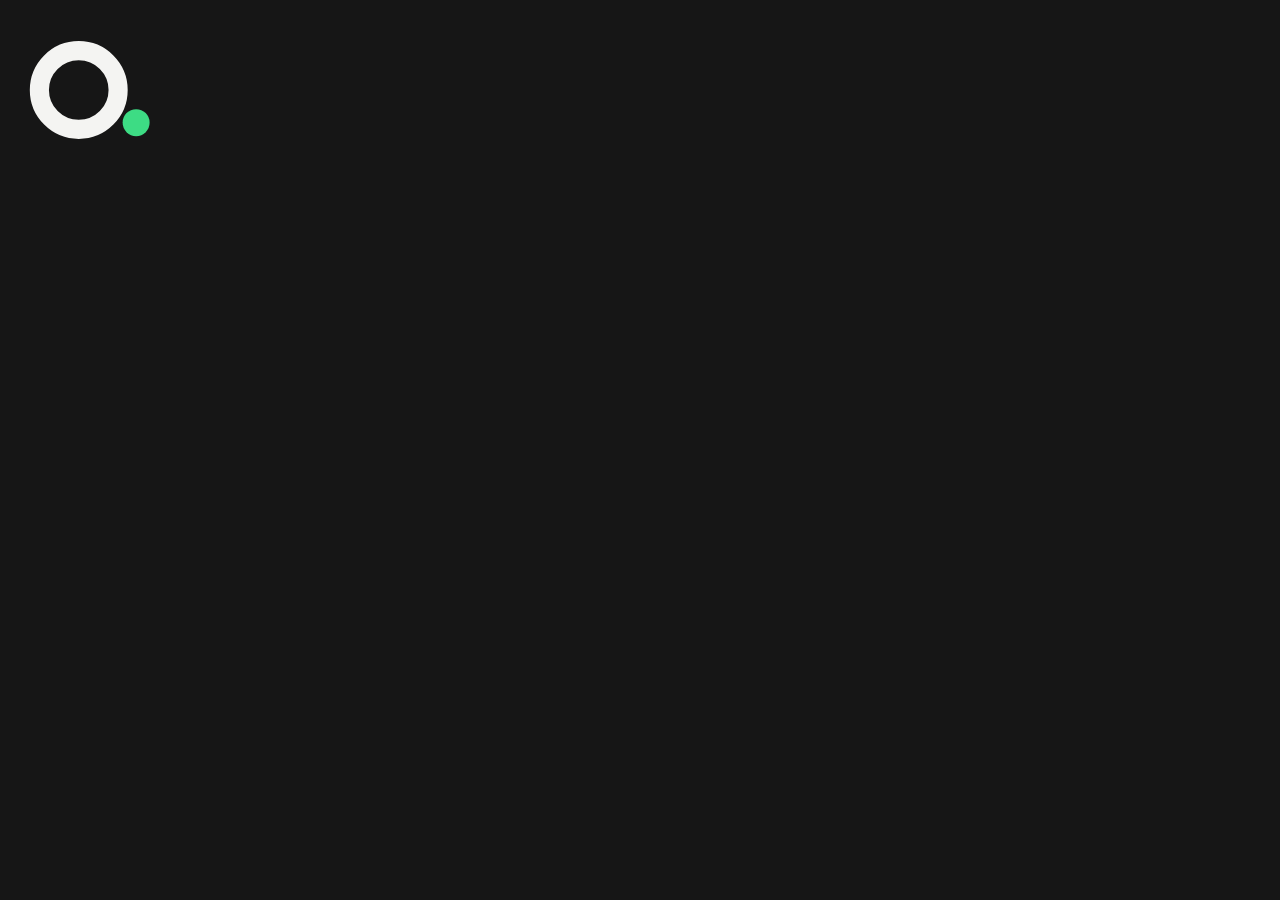
<file: design/icon.html>
<!DOCTYPE html>
<html lang="en">
<head>
<meta charset="utf-8">
<title>App Icon</title>
<!-- Source for assets/apple-touch-icon.png (180 x 180). -->
<style>
  * { margin: 0; padding: 0; }
  html, body { width: 180px; height: 180px; overflow: hidden; background: #161616; }
  svg { width: 180px; height: 180px; display: block; }
</style>
</head>
<body>
<svg viewBox="0 0 32 32"><rect width="32" height="32" fill="#161616"/><circle cx="14" cy="16" r="7" fill="none" stroke="#f4f4f2" stroke-width="3.4"/><circle cx="24.2" cy="21.8" r="2.4" fill="#3ddc84"/></svg>
</body>
</html>
</file>
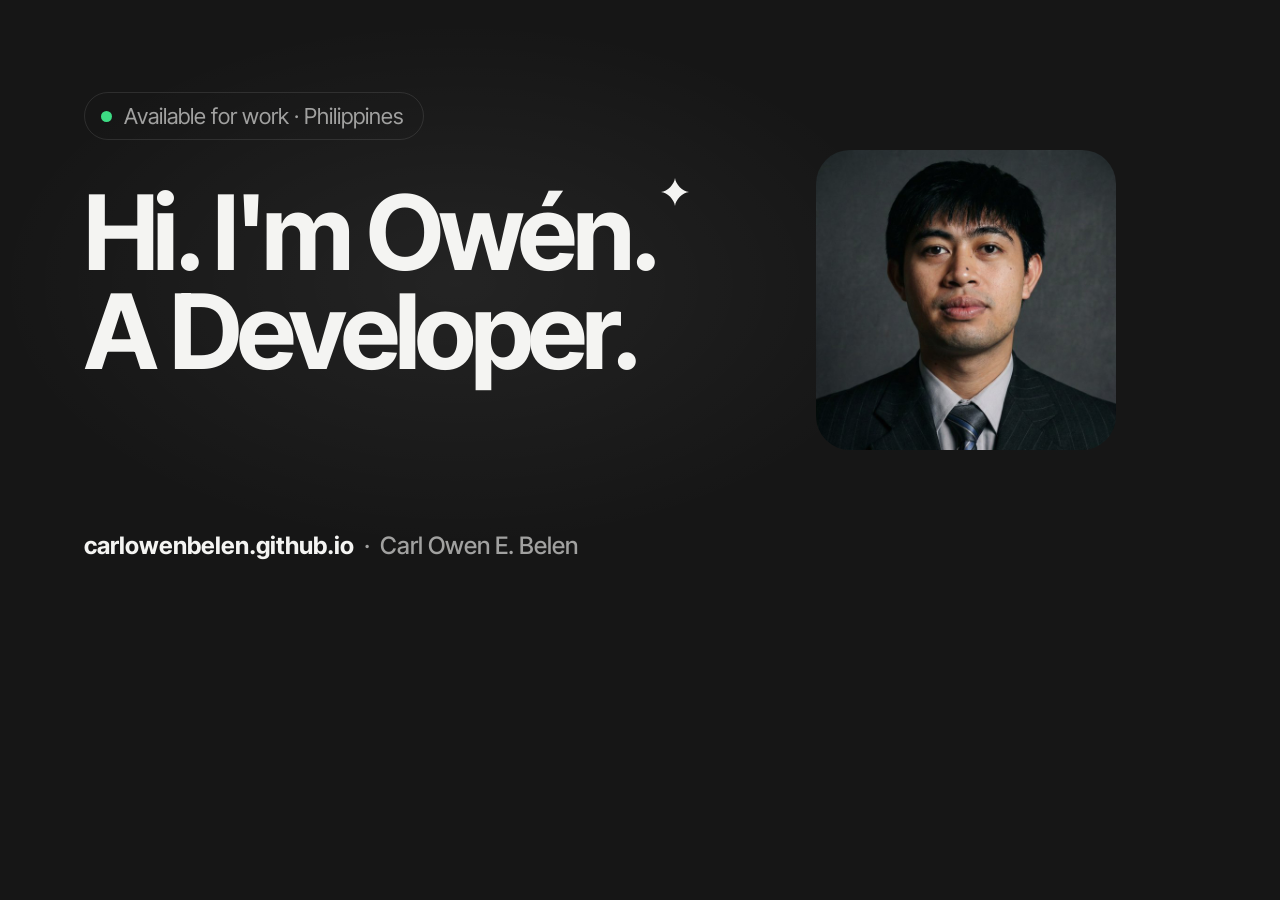
<file: design/og.html>
<!DOCTYPE html>
<html lang="en">
<head>
<meta charset="utf-8">
<title>OG Image</title>
<!-- Source for assets/og.png (1200 x 630). Rendered with Edge headless. -->
<link href="https://fonts.googleapis.com/css2?family=Inter+Tight:wght@500;700&display=swap" rel="stylesheet">
<style>
  * { box-sizing: border-box; margin: 0; padding: 0; }
  html, body { width: 1200px; height: 630px; overflow: hidden; }
  body { background: #161616; color: #f4f4f2; font-family: "Helvetica Neue", "Inter Tight", Arial, sans-serif; position: relative; }
  .glow { position: absolute; inset: 0; background: radial-gradient(55% 60% at 38% 45%, rgba(255,255,255,.06), transparent 70%); }
  .t { position: absolute; left: 84px; top: 92px; }
  .avail { display: inline-flex; align-items: center; gap: 12px; font-size: 22px; color: #a1a1a0; padding: 10px 20px 10px 16px; border-radius: 999px; border: 1px solid rgba(255,255,255,.1); }
  .avail i { width: 11px; height: 11px; border-radius: 50%; background: #3ddc84; }
  h1 { margin-top: 38px; font-weight: 700; font-size: 104px; line-height: .95; letter-spacing: -.045em; }
  h1 svg { width: 28px; height: 28px; fill: #f4f4f2; vertical-align: 64px; margin-left: 4px; }
  .photo { position: absolute; right: 84px; top: 150px; width: 300px; height: 300px; border-radius: 34px; overflow: hidden; }
  .photo img { width: 100%; height: 100%; object-fit: cover; filter: saturate(.92); }
  .url { position: absolute; left: 84px; bottom: 70px; font-size: 24px; font-weight: 500; color: #a1a1a0; }
  .url b { color: #f4f4f2; }
</style>
</head>
<body>
  <div class="glow"></div>
  <div class="t">
    <div class="avail"><i></i>Available for work · Philippines</div>
    <h1>Hi. I'm Owén.<svg viewBox="0 0 24 24"><path d="M12 0c.6 5.6 6.4 11.4 12 12-5.6.6-11.4 6.4-12 12-.6-5.6-6.4-11.4-12-12C5.6 11.4 11.4 5.6 12 0z"/></svg><br>A Developer.</h1>
  </div>
  <div class="photo"><img src="../assets/photo.jpg" alt=""></div>
  <div class="url"><b>carlowenbelen.github.io</b> &nbsp;·&nbsp; Carl Owen E. Belen</div>
</body>
</html>
</file>
<file: style.css>
/* Owén · portfolio. Plain CSS, no framework.
   Helvetica Neue on Apple devices; Inter Tight / Inter (free) everywhere else.
   Plain "Helvetica" is left out on purpose: Windows swaps it for Arial and Android for Roboto. */
:root {
  --bg: #161616;
  --surface: #1d1d1d;
  --raised: #242424;
  --line: rgba(255, 255, 255, .08);
  --line2: rgba(255, 255, 255, .14);
  --text: #f4f4f2;
  --muted: #a1a1a0;
  --dim: #6f6f6e;
  --green: #3ddc84;
  --display-lg: "Helvetica Neue", "Inter Tight", Arial, sans-serif;  /* big headlines */
  --display: "Helvetica Neue", Inter, Arial, sans-serif;            /* small headings */
  --body: "Helvetica Neue", Inter, Arial, sans-serif;
  --mono: "JetBrains Mono", ui-monospace, Consolas, monospace;
  --wrap: 1180px;
  color-scheme: dark;
}

* { box-sizing: border-box; margin: 0; padding: 0; }
html { scroll-behavior: smooth; scroll-padding-top: 90px; }
body { background: var(--bg); color: var(--text); font: 400 17px/1.6 var(--body); -webkit-font-smoothing: antialiased; -moz-osx-font-smoothing: grayscale; font-synthesis: none; overflow-x: hidden; }
img { display: block; max-width: 100%; height: auto; }
a { color: inherit; text-decoration: none; }
ol, ul { list-style: none; }
button { font: inherit; color: inherit; }
code { font-family: var(--mono); font-size: .86em; background: var(--raised); padding: .12em .42em; border-radius: 6px; color: #e8e8e6; }
::selection { background: #f4f4f2; color: #161616; }
:focus-visible { outline: 2px solid var(--text); outline-offset: 3px; border-radius: 8px; }

.wrap { width: min(var(--wrap), 100% - 48px); margin-inline: auto; }
.skip { position: absolute; left: -999px; top: 10px; z-index: 100; background: var(--text); color: var(--bg); padding: 8px 14px; border-radius: 999px; }
.skip:focus { left: 12px; }

.label { font: 500 13px var(--body); letter-spacing: .08em; text-transform: uppercase; color: var(--dim); }
h1, h2, h3, h4 { font-family: var(--display); font-weight: 700; letter-spacing: -.02em; line-height: 1.05; }

/* ---------- nav ---------- */
.nav { position: fixed; top: 0; left: 0; right: 0; z-index: 50; display: grid; grid-template-columns: 1fr auto 1fr; align-items: center; padding: 18px 28px; transition: background .3s, border-color .3s; border-bottom: 1px solid transparent; }
.nav.scrolled { background: rgba(22, 22, 22, .78); backdrop-filter: blur(16px); -webkit-backdrop-filter: blur(16px); border-bottom-color: var(--line); }
.brand { font: 700 21px var(--display-lg); letter-spacing: -.02em; justify-self: start; }
.brand span { color: var(--green); }
.pills { display: flex; gap: 2px; padding: 4px; border-radius: 999px; background: rgba(255, 255, 255, .06); border: 1px solid var(--line); }
.pills a { font-size: 14.5px; font-weight: 500; color: var(--muted); padding: 7px 16px; border-radius: 999px; transition: color .2s, background .2s; }
.pills a:hover { color: var(--text); }
.pills a.on { background: var(--text); color: var(--bg); }
.status { justify-self: end; display: inline-flex; align-items: center; gap: 9px; font-size: 14px; font-weight: 500; color: var(--muted); padding: 7px 14px 7px 12px; border-radius: 999px; border: 1px solid var(--line); transition: color .2s, border-color .2s; }
.status:hover { color: var(--text); border-color: var(--line2); }

/* ---------- buttons ---------- */
.pill { display: inline-flex; align-items: center; gap: 8px; font-size: 16px; font-weight: 500; padding: 14px 26px; border-radius: 999px; border: 1px solid transparent; cursor: pointer; transition: transform .2s, background .2s, border-color .2s, color .2s; }
.pill:hover { transform: translateY(-1px); }
.pill.solid { background: var(--text); color: var(--bg); }
.pill.solid:hover { background: #fff; }
.pill.line { border-color: var(--line2); background: transparent; }
.pill.line:hover { border-color: var(--text); }
.actions { display: flex; flex-wrap: wrap; gap: 12px; justify-content: center; margin-top: 38px; }

/* ---------- hero ---------- */
.hero { min-height: 92vh; display: flex; flex-direction: column; align-items: center; justify-content: center; text-align: center; padding: 130px 24px 70px; position: relative; }
.hero::before { content: ""; position: absolute; inset: 0; background: radial-gradient(60% 50% at 50% 42%, rgba(255, 255, 255, .055), transparent 70%); pointer-events: none; }
.dot { width: 8px; height: 8px; border-radius: 50%; background: var(--green); box-shadow: 0 0 0 0 rgba(61, 220, 132, .6); animation: pulse 2.4s infinite; }
@keyframes pulse { 0% { box-shadow: 0 0 0 0 rgba(61, 220, 132, .5); } 70% { box-shadow: 0 0 0 9px rgba(61, 220, 132, 0); } 100% { box-shadow: 0 0 0 0 rgba(61, 220, 132, 0); } }
.hero h1 { display: flex; flex-direction: column; align-items: center; font-size: clamp(52px, 10.2vw, 148px); line-height: .98; letter-spacing: -.045em; font-family: var(--display-lg); }
.l1 .name { position: relative; display: inline-block; }
.star { position: absolute; right: -.36em; top: -.14em; width: .26em; height: .26em; fill: var(--text); animation: twinkle 5s ease-in-out infinite; }
/* Whole phrases ("A Developer.") stack in one grid cell and each one is centred on its own */
.rot { display: grid; justify-items: center; }
.rot .w { grid-area: 1 / 1; white-space: nowrap; opacity: 0; transform: translateY(.32em); filter: blur(10px); transition: opacity .6s ease, transform .7s cubic-bezier(.2, .7, .2, 1), filter .6s ease; }
.rot .w.on { opacity: 1; transform: none; filter: blur(0); }
.rot .w.out { opacity: 0; transform: translateY(-.32em); filter: blur(10px); }
.no-js .rot .w:first-child { opacity: 1; transform: none; filter: none; }
@keyframes twinkle { 0%, 100% { transform: scale(1) rotate(0); opacity: 1; } 50% { transform: scale(.82) rotate(45deg); opacity: .75; } }
.intro { max-width: 36em; margin-top: 32px; font-size: clamp(17px, 1.6vw, 20px); line-height: 1.55; color: var(--muted); }

/* marquee */
.strip-label { text-align: center; margin: 0 0 16px; }
/* the strip is pure decoration: it ignores the mouse, so it never pauses or highlights */
.marquee { pointer-events: none; overflow: hidden; border-block: 1px solid var(--line); padding: 26px 0; -webkit-mask-image: linear-gradient(90deg, transparent, #000 10%, #000 90%, transparent); mask-image: linear-gradient(90deg, transparent, #000 10%, #000 90%, transparent); }
.track { display: flex; align-items: center; width: max-content; will-change: transform; backface-visibility: hidden; animation: slide 70s linear infinite; }
/* one line of logos: every logo is flattened to the same off-white, then brightens on hover */
.tool { display: inline-flex; align-items: center; gap: 9px; padding: 0 30px; height: 30px; color: var(--text); opacity: .55; white-space: nowrap; }
.tool img { width: auto; max-width: none; filter: brightness(0) invert(1); }
.tool svg { width: 22px; height: 22px; fill: currentColor; flex: none; }
.tool b { font: 700 18px/1 var(--display-lg); letter-spacing: -.02em; }
.tile { display: grid; place-items: center; width: 24px; height: 24px; flex: none; border-radius: 6px; background: var(--text); color: var(--bg); font: 800 10.5px/1 var(--display-lg); font-style: normal; letter-spacing: -.02em; }
@keyframes slide { from { transform: translate3d(0, 0, 0); } to { transform: translate3d(-50%, 0, 0); } }

/* stats */
.stats { display: grid; grid-template-columns: repeat(5, 1fr); margin-top: 80px; }
.stats div { padding: 4px 26px; border-left: 1px solid var(--line); }
.stats div:first-child { border-left: 0; padding-left: 0; }
.stats b { display: block; font: 700 clamp(34px, 3.4vw, 46px)/1 var(--display-lg); letter-spacing: -.03em; }
.stats span { display: block; margin-top: 10px; font-size: 14.5px; line-height: 1.45; color: var(--muted); }
@media (min-width: 1101px) { .stats span { white-space: nowrap; } }
/* "What I do": the same strip, with service names instead of numbers */
.svc-label { margin-top: 80px; }
.stats.services { margin-top: 20px; }
.services b { font: 700 clamp(17px, 1.4vw, 20px)/1.2 var(--display); letter-spacing: -.02em; }
.services span { margin-top: 8px; }
@media (min-width: 1101px) { .services b { white-space: nowrap; } .services span { white-space: normal; } }

/* ---------- sections ---------- */
.section { padding: 140px 0 0; }
.sec-head { margin-bottom: 56px; }
.sec-head h2, .about h2, .contact h2 { font-family: var(--display-lg); font-size: clamp(38px, 5.2vw, 68px); margin-top: 16px; letter-spacing: -.03em; }
.lede { margin-top: 20px; font-size: 18.5px; color: var(--muted); max-width: 32em; }

/* flagship */
.flagship { position: relative; overflow: hidden; display: grid; grid-template-columns: 1fr 1.05fr; gap: 56px; align-items: center; padding: 48px; border-radius: 32px; background: var(--surface); border: 1px solid var(--line); }
.flagship::before { content: ""; position: absolute; inset: 0; background: radial-gradient(420px circle at var(--mx, 70%) var(--my, 30%), rgba(255, 255, 255, .07), transparent 60%); opacity: 0; transition: opacity .4s; pointer-events: none; }
.flagship:hover::before { opacity: 1; }
.flagship > * { position: relative; }
.flag-text h3 { font-family: var(--display-lg); font-size: clamp(30px, 3.2vw, 42px); letter-spacing: -.025em; margin: 14px 0 18px; }
.flag-text p:not(.label) { color: var(--muted); }
.tags { margin-top: 20px; font-size: 14.5px; color: var(--text) !important; opacity: .85; }
.note { display: inline-block; margin-top: 22px; font-size: 13.5px; color: var(--muted); padding: 6px 14px; border-radius: 999px; border: 1px dashed var(--line2); }

.term { border-radius: 20px; background: #101010; border: 1px solid var(--line); overflow: hidden; box-shadow: 0 40px 80px -40px rgba(0, 0, 0, .9); }
.term-bar { display: flex; align-items: center; gap: 7px; padding: 14px 18px; border-bottom: 1px solid var(--line); }
.term-bar i { width: 11px; height: 11px; border-radius: 50%; background: #333; }
.term-bar span { margin-left: 10px; font: 400 12.5px var(--mono); color: var(--dim); }
.term-body { font: 400 13.8px/1.9 var(--mono); color: #d6d6d4; padding: 22px 24px 26px; min-height: 262px; white-space: pre-wrap; }
.term-body code { background: none; padding: 0; color: inherit; font-size: inherit; border-radius: 0; }
.term-body .p { color: var(--dim); }
.term-body .ok { color: var(--green); }
.term-body .k { color: var(--text); font-weight: 500; }
.term-body .m { color: #8a8a88; }
.caret { display: inline-block; width: 8px; height: 17px; background: var(--text); vertical-align: -3px; animation: blink 1s steps(1) infinite; }
@keyframes blink { 50% { opacity: 0; } }

/* project list */
.projects { margin-top: 28px; border-top: 1px solid var(--line); }
.projects li { display: grid; grid-template-columns: 70px minmax(0, 1.55fr) minmax(0, .8fr) 150px; gap: 28px; align-items: baseline; padding: 32px 8px; border-bottom: 1px solid var(--line); transition: background .25s; }
.projects li { position: relative; }
.projects li:hover { background: rgba(255, 255, 255, .025); }
.projects li:hover .n { color: var(--text); }
.n { transition: color .25s; }
.n { font: 500 14px var(--mono); color: var(--dim); }
.p-main h3 { font-size: clamp(22px, 2vw, 27px); letter-spacing: -.015em; }
.p-main h3 a { background: linear-gradient(currentColor, currentColor) 0 100% / 0 1px no-repeat; transition: background-size .3s; }
.p-main h3 a:hover { background-size: 100% 1px; }
.p-main p { margin-top: 10px; color: var(--muted); font-size: 16px; line-height: 1.6; }
.p-tags { font-size: 14.5px; color: var(--muted); }
.p-go { justify-self: end; text-align: right; font-size: 14.5px; }
.p-go a { font-weight: 500; transition: opacity .2s; }
.p-go a:hover { opacity: .7; }
.p-go span { color: var(--dim); }
.p-go a span { color: inherit; }
.p-go.multi { display: flex; flex-direction: column; gap: 6px; }

/* how I build */
.split { display: grid; grid-template-columns: .9fr 1.1fr; gap: 72px; align-items: start; }
.sticky { position: sticky; top: 120px; margin-bottom: 0; }
.steps { border-top: 1px solid var(--line); }
.steps li { display: grid; grid-template-columns: 56px 1fr; gap: 16px; padding: 28px 0; border-bottom: 1px solid var(--line); }
.steps span { font: 500 14px var(--mono); color: var(--dim); padding-top: 4px; }
.steps h3 { font-size: 22px; letter-spacing: -.015em; }
.steps p { margin-top: 8px; color: var(--muted); font-size: 16px; }

/* about */
.about { display: grid; grid-template-columns: 420px 1fr; gap: 72px; align-items: center; }
.photo img { border-radius: 28px; aspect-ratio: 1; object-fit: cover; filter: saturate(.92); }
.about-text p:not(.label) { margin-top: 20px; color: var(--muted); font-size: 17.5px; }
.about-text h2 { margin-bottom: 8px; }
/* life outside work: one justified row, every photo the same height, widths follow each photo's shape */
.life { margin-top: 90px; }
.gallery { display: flex; gap: 14px; margin-top: 18px; }
.gallery figure { flex: var(--r) 1 0; min-width: 0; }
.gallery img { width: 100%; height: auto; aspect-ratio: var(--r); object-fit: cover; border-radius: 20px; filter: saturate(.95); transition: transform .5s cubic-bezier(.2, .7, .2, 1), filter .4s; }
.gallery figure:hover img { transform: translateY(-4px) scale(1.01); filter: saturate(1.05); }
.gallery figcaption { margin-top: 10px; font-size: 14px; color: var(--muted); }
.cv { display: grid; grid-template-columns: 1fr 1fr; gap: 56px; margin-top: 110px; }
.rows { margin-top: 18px; border-top: 1px solid var(--line); }
.rows li { display: grid; grid-template-columns: 118px 1fr; column-gap: 20px; padding: 18px 0; border-bottom: 1px solid var(--line); }
.rows time { grid-row: span 2; font: 400 14px var(--mono); color: var(--dim); padding-top: 3px; }
.rows b { font-weight: 600; font-size: 17px; }
.rows span { color: var(--muted); font-size: 15px; }
.values { display: grid; grid-template-columns: repeat(4, 1fr); gap: 16px; margin-top: 110px; }
.values div { padding: 28px 24px 30px; border-radius: 24px; background: var(--surface); border: 1px solid var(--line); }
.values span { font: 500 13px var(--mono); color: var(--dim); }
.values h4 { font-size: 21px; letter-spacing: -.015em; margin: 18px 0 10px; line-height: 1.15; }
.values p { color: var(--muted); font-size: 15.5px; line-height: 1.55; }

/* stack */
.stack { border-top: 1px solid var(--line); }
.stack div { display: grid; grid-template-columns: 260px 1fr; gap: 28px; padding: 26px 0; border-bottom: 1px solid var(--line); }
.stack dt { font: 600 17px var(--display); letter-spacing: -.02em; }
.stack dd { color: var(--muted); font-size: 17px; line-height: 1.7; }

/* contact */
.contact { padding-bottom: 150px; text-align: center; }
.contact-in { display: flex; flex-direction: column; align-items: center; padding-top: 70px; border-top: 1px solid var(--line); }
.contact h2 { font-size: clamp(46px, 8vw, 112px); letter-spacing: -.045em; line-height: .98; }
.contact .lede { margin-inline: auto; }
.mail { margin-top: 36px; font: 600 clamp(22px, 3vw, 34px) var(--display-lg); letter-spacing: -.01em; border-bottom: 2px solid var(--line2); padding-bottom: 4px; transition: border-color .25s; word-break: break-all; }
.mail:hover { border-color: var(--text); }
.contact .actions { margin-top: 30px; }

.foot { display: flex; justify-content: space-between; flex-wrap: wrap; gap: 12px; padding: 30px 0 40px; border-top: 1px solid var(--line); color: var(--dim); font-size: 14.5px; }
.foot a { transition: color .2s; }
.foot a:hover { color: var(--text); }
.where { margin-top: 30px; font-size: 14.5px; color: var(--dim); }

/* reveal on scroll */
.reveal { opacity: 0; transform: translateY(22px); transition: opacity .9s cubic-bezier(.2, .7, .2, 1), transform .9s cubic-bezier(.2, .7, .2, 1); }
.reveal.in { opacity: 1; transform: none; }
.words .wd { display: inline-block; opacity: 0; transform: translateY(.45em); transition: opacity .7s ease, transform .8s cubic-bezier(.2, .7, .2, 1); transition-delay: calc(var(--i) * 70ms); }
.in .words .wd, .words.in .wd { opacity: 1; transform: none; }
.no-js .reveal { opacity: 1; transform: none; }

/* ---------- responsive ---------- */
/* Motion work: two spec-ad films */
.reel { display: grid; grid-template-columns: 1fr 1fr; gap: 28px; }
.clip { background: var(--surface); border: 1px solid var(--line); border-radius: 28px; overflow: hidden; transition: transform .35s cubic-bezier(.2, .7, .2, 1), border-color .35s; }
.clip:hover { transform: translateY(-6px); border-color: var(--line2); }
.clip.reveal.in:hover { transform: translateY(-6px); }
.vid { position: relative; aspect-ratio: 16 / 9; background: #000; }
.vid video { position: absolute; inset: 0; width: 100%; height: 100%; display: block; object-fit: cover; }
.vid .play { position: absolute; inset: 0; display: grid; place-items: center; border: 0; cursor: pointer; background: linear-gradient(180deg, transparent 55%, rgba(0, 0, 0, .35)); }
.vid .play span { width: 84px; height: 84px; border-radius: 50%; display: grid; place-items: center; background: rgba(244, 244, 242, .94); box-shadow: 0 12px 30px rgba(0, 0, 0, .35); transition: transform .3s cubic-bezier(.2, .7, .2, 1); }
.vid .play:hover span { transform: scale(1.08); }
.vid .play svg { width: 30px; height: 30px; fill: #161616; margin-left: 5px; }
.vid .dur { position: absolute; right: 14px; bottom: 12px; padding: 3px 10px; border-radius: 999px; background: rgba(0, 0, 0, .6); font: 500 13px var(--body); color: #fff; pointer-events: none; }
.vid.playing .play, .vid.playing .dur { display: none; }
.clip figcaption { padding: 28px 30px 32px; }
.clip h3 { font-family: var(--display); font-size: 28px; line-height: 1.15; letter-spacing: -.02em; margin-top: 10px; }
.clip figcaption p:not(.label):not(.tags) { margin-top: 10px; color: var(--muted); font-size: 16px; }
.clip .tags { margin-top: 16px; }
.reel.three { grid-template-columns: repeat(3, 1fr); }
.reel.three .clip h3 { font-size: 24px; }
.tall-row { display: grid; grid-template-columns: 1.2fr 1fr 1fr; gap: 28px; align-items: center; margin-top: 28px; }
.tall-text h3 { font-family: var(--display); font-size: 30px; line-height: 1.15; letter-spacing: -.02em; margin-top: 12px; }
.tall-text p:not(.label) { margin-top: 12px; color: var(--muted); font-size: 16px; }
.phone { max-width: 300px; justify-self: center; width: 100%; }
.vid.tall { aspect-ratio: 9 / 16; border-radius: 26px; overflow: hidden; border: 1px solid var(--line); }
.phone figcaption { padding-top: 12px; text-align: center; }
.tall-row.four { grid-template-columns: 1.2fr 1fr 1fr 1fr; margin-top: 56px; }
.tall-row.four .phone { max-width: 260px; }
.long-row { display: grid; grid-template-columns: 1.8fr 1fr; gap: 36px; align-items: center; margin-top: 56px; }
.tall-row.solo { grid-template-columns: 2.2fr 1fr; margin-top: 56px; }
.sec-head + .long-row { margin-top: 0; }
.long-row.square { grid-template-columns: 1fr 1fr; }
.vid.sq { aspect-ratio: 1 / 1; }
#reel .reel.three { margin-top: 56px; }
.reel-note { margin-top: 24px; font-size: 14px; color: var(--dim); }
@media (max-width: 900px) { .reel, .reel.three, .long-row, .long-row.square { grid-template-columns: 1fr; } .tall-row { grid-template-columns: 1fr 1fr; } .tall-text { grid-column: 1 / -1; } .tall-row.four { grid-template-columns: 1fr 1fr; } .tall-row.four .phone:last-child, .tall-row.solo .phone { grid-column: 1 / -1; } .clip figcaption { padding: 22px 22px 26px; } .vid .play span { width: 68px; height: 68px; } }

@media (max-width: 1100px) {
  .stats { grid-template-columns: repeat(3, 1fr); row-gap: 36px; }
  .stats div:nth-child(4) { border-left: 0; padding-left: 0; }
  .projects li { grid-template-columns: 56px 1fr 130px; }
  .p-tags { grid-column: 2; grid-row: 2; margin-top: -8px; }
  .p-go { grid-column: 3; grid-row: 1; }
  .values { grid-template-columns: repeat(2, 1fr); }
}
@media (max-width: 900px) {
  .flagship, .split, .about, .cv { grid-template-columns: 1fr; }
  .flagship { padding: 28px; gap: 36px; border-radius: 26px; }
  .sticky { position: static; }
  .split { gap: 20px; }
  .about { gap: 44px; }
  .photo { max-width: 360px; }
  .stack div { grid-template-columns: 1fr; gap: 6px; }
}
@media (max-width: 640px) {
  body { font-size: 16px; }
  .wrap { width: calc(100% - 32px); }
  .nav { grid-template-columns: auto 1fr; padding: 14px 16px; }
  .pills { justify-self: end; }
  .pills a { padding: 7px 12px; font-size: 14px; }
  .status { display: none; }
  .hero { min-height: 0; padding: 120px 16px 64px; }
  .hero h1 { font-size: clamp(38px, 11.4vw, 60px); }
  /* phones: one stat per row, number left and label right, thin lines between */
  .stats { grid-template-columns: 1fr; row-gap: 0; margin-top: 56px; }
  .stats div, .stats div:first-child, .stats div:nth-child(4) { display: grid; grid-template-columns: 104px 1fr; align-items: center; gap: 16px; padding: 16px 0; border-left: 0; border-top: 1px solid var(--line); }
  .stats div:first-child { border-top: 0; }
  .stats b { font-size: 36px; }
  .stats span { margin-top: 0; font-size: 15px; }
  .svc-label { margin-top: 56px; }
  .stats.services { margin-top: 8px; }
  .services div, .services div:first-child, .services div:nth-child(4) { grid-template-columns: 1fr; gap: 2px; }
  .services b { font-size: 20px; }
  .section { padding-top: 100px; }
  .flagship { padding: 20px; }
  .term-body { font-size: 11.4px; padding: 16px; min-height: 226px; white-space: pre; overflow-x: auto; }
  .projects li { grid-template-columns: 1fr; gap: 8px; padding: 26px 0; }
  .projects .n { font-size: 13px; }
  .p-tags { grid-column: auto; grid-row: auto; margin-top: 4px; }
  .p-go, .p-go.multi { grid-column: auto; grid-row: auto; justify-self: start; text-align: left; flex-direction: row; flex-wrap: wrap; gap: 4px 16px; }
  .values { grid-template-columns: 1fr; }
  .gallery { display: grid; grid-template-columns: 1fr 1fr; gap: 10px; }
  .gallery img { aspect-ratio: 3 / 4; border-radius: 16px; }
  .gallery figcaption { font-size: 13px; margin-top: 6px; }
  .rows li { grid-template-columns: 1fr; }
  .rows time { grid-row: auto; padding: 0 0 2px; }
  .contact { padding-bottom: 100px; }
  .foot { flex-direction: column; }
}

@media (prefers-reduced-motion: reduce) {
  html { scroll-behavior: auto; }
  .reveal { opacity: 1; transform: none; transition: none; }
  .dot, .caret, .star, .track { animation: none; }
  .rot .w { transition: none; filter: none; }
  .words .wd { opacity: 1; transform: none; transition: none; }
}
</file>
